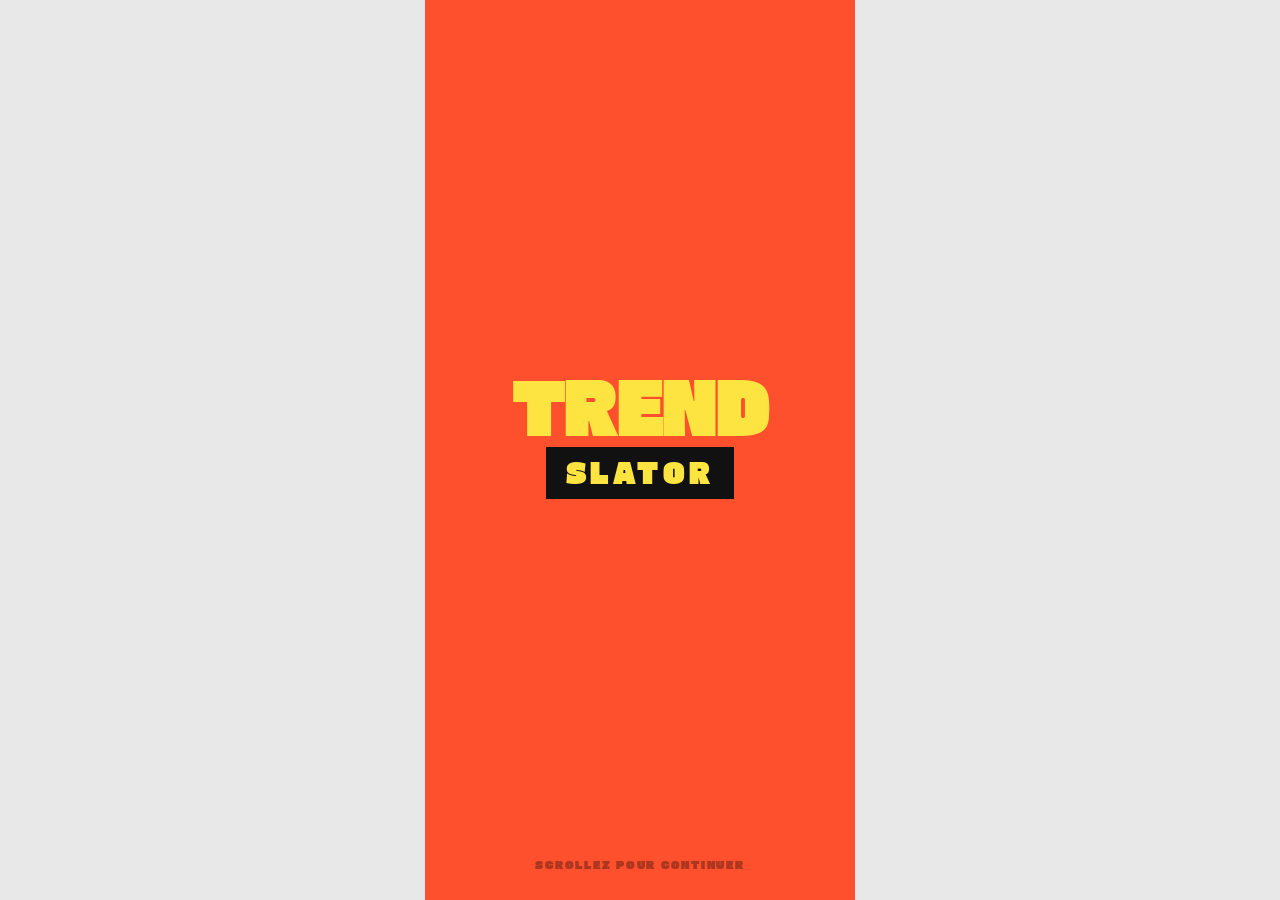
<file: index.html>
<!DOCTYPE html>
<html lang="fr">

<head>
    <script>
        (function () {
            try {
                if (!localStorage.getItem("trendslator_onboarding_v1")) {
                    window.location.replace("onboarding.html");
                }
            } catch (e) {}
        })();
    </script>
    <meta charset="UTF-8"/>
    <meta name="viewport" content="width=device-width, initial-scale=1.0, viewport-fit=cover"/>
    <meta name="theme-color" content="#fe502d"/>
    <meta name="apple-mobile-web-app-capable" content="yes"/>
    <meta name="apple-mobile-web-app-title" content="Trendslator"/>
    <meta name="apple-mobile-web-app-status-bar-style" content="default"/>
    <link rel="manifest" href="assets/img/favicon/site.webmanifest"/>
    <link rel="icon" href="assets/img/favicon/favicon.ico" sizes="any"/>
    <link rel="icon" type="image/png" sizes="32x32" href="assets/img/favicon/favicon-32x32.png"/>
    <link rel="icon" type="image/png" sizes="16x16" href="assets/img/favicon/favicon-16x16.png"/>
    <link rel="apple-touch-icon" href="assets/img/favicon/apple-touch-icon.png"/>
    <meta name="description" content="Trendslator — tendances et langage du web francophone"/>
    <meta name="author" content="Trendslator"/>

    <link rel="preconnect" href="https://fonts.googleapis.com"/>
    <link rel="preconnect" href="https://fonts.gstatic.com" crossorigin/>
    <link href="https://fonts.googleapis.com/css2?family=DM+Sans:ital,opsz,wght@0,9..40,100..1000;1,9..40,100..1000&family=Gasoek+One&display=swap" rel="stylesheet"/>

    <link rel="stylesheet" href="assets/css/custom.css"/>

    <title>Accueil — Trendslator</title>
</head>

<body>
<div class="app">
    <header class="page-head">
        <div class="page-head__title-row">
            <h1 class="page-head__title">Accueil</h1>
            <a href="a-propos.html" class="page-head__about-link" aria-label="À propos du projet Trendslator">
                <img class="page-head__about-icon" src="assets/img/icon/info_icon.svg" alt="" width="22" height="22" decoding="async"/>
            </a>
        </div>
        <div class="page-head__row">
            <span class="page-head__section-title">Top Tendance</span>
            <span class="pill pill--purple">À la une</span>
        </div>
    </header>

    <main class="content">
        <article class="featured" id="home-featured-root">
            <a class="featured__link" id="home-featured-link" href="trends.html">
                <div class="featured__media neo-shadow neo-shadow--purple">
                    <img id="home-featured-img" src="assets/img/thumbnail/skibiditentafruit.png" alt="" width="800" height="450" loading="eager"/>
                </div>
                <h2 class="featured__title" id="home-featured-title">Chargement de la tendance&hellip;</h2>
                <p class="featured__desc" id="home-featured-desc"></p>
            </a>
        </article>

        <section class="word-of-day" aria-labelledby="word-of-day-heading">
            <h2 id="word-of-day-heading" class="word-of-day__heading">
                Mot du jour <span class="word-of-day__highlight" id="word-of-day-highlight">&hellip;</span>
            </h2>
            <div class="word-of-day__card">
                <p class="word-of-day__definition" id="word-of-day-definition"></p>
            </div>
            <div class="word-of-day__actions">
                <button type="button" class="btn-brutal">Voir le Glossaire</button>
            </div>
        </section>

        <section class="tt-quiz-module">
            <div class="tt-quiz-title">Es-tu à la page ?</div>
            <div class="tt-quiz-stack">
                <div class="tt-quiz-card">
                    <div class="tt-quiz-header">
                        <div class="tt-quiz-heading">Quiz Express</div>
                    </div>

                    <div class="tt-quiz-question" id="tt-quiz-question">
                        Que signifie l'expression "C'est ciao" ?
                    </div>

                    <div class="tt-quiz-options" id="tt-quiz-options">
                        <button class="tt-quiz-btn" data-correct="false">A. C'est l'heure de manger</button>
                        <button class="tt-quiz-btn" data-correct="true">B. C'est terminé / c'est raté</button>
                        <button class="tt-quiz-btn" data-correct="false">C. C'est dommage</button>
                    </div>

                    <div class="tt-quiz-feedback" id="tt-quiz-feedback" aria-live="polite"></div>

                    <button class="tt-quiz-next" id="tt-quiz-next" type="button" hidden>Question suivante</button>
                </div>

                <div class="tt-quiz-accent"></div>
            </div>
        </section>
    </main>

    <div class="app-dock">
        <nav class="bottom-nav" aria-label="Navigation principale">
            <a href="index.html" class="bottom-nav__item bottom-nav__item--active" aria-current="page">
                <img class="bottom-nav__icon bottom-nav__icon--home" src="assets/img/icon/home_icon.svg" alt="" width="24" height="24" decoding="async"/>
                <span>Accueil</span>
            </a>
            <a href="trends.html" class="bottom-nav__item">
                <img class="bottom-nav__icon bottom-nav__icon--trends" src="assets/img/icon/card_icon.svg" alt="" width="28" height="21" decoding="async"/>
                <span>Trends</span>
            </a>
            <a href="glossaire.html" class="bottom-nav__item">
                <img class="bottom-nav__icon bottom-nav__icon--glossaire" src="assets/img/icon/glossaire_icon.svg" alt="" width="24" height="23" decoding="async"/>
                <span>Glossaire</span>
            </a>
            <a href="rechercher.html" class="bottom-nav__item">
                <img class="bottom-nav__icon bottom-nav__icon--search" src="assets/img/icon/search_icon.svg" alt="" width="22" height="22" decoding="async"/>
                <span>Rechercher</span>
            </a>
        </nav>
    </div>
</div>

<script src="assets/js/trends-data.js" defer></script>
<script src="assets/js/main.js" defer></script>
</body>

</html>
</file>
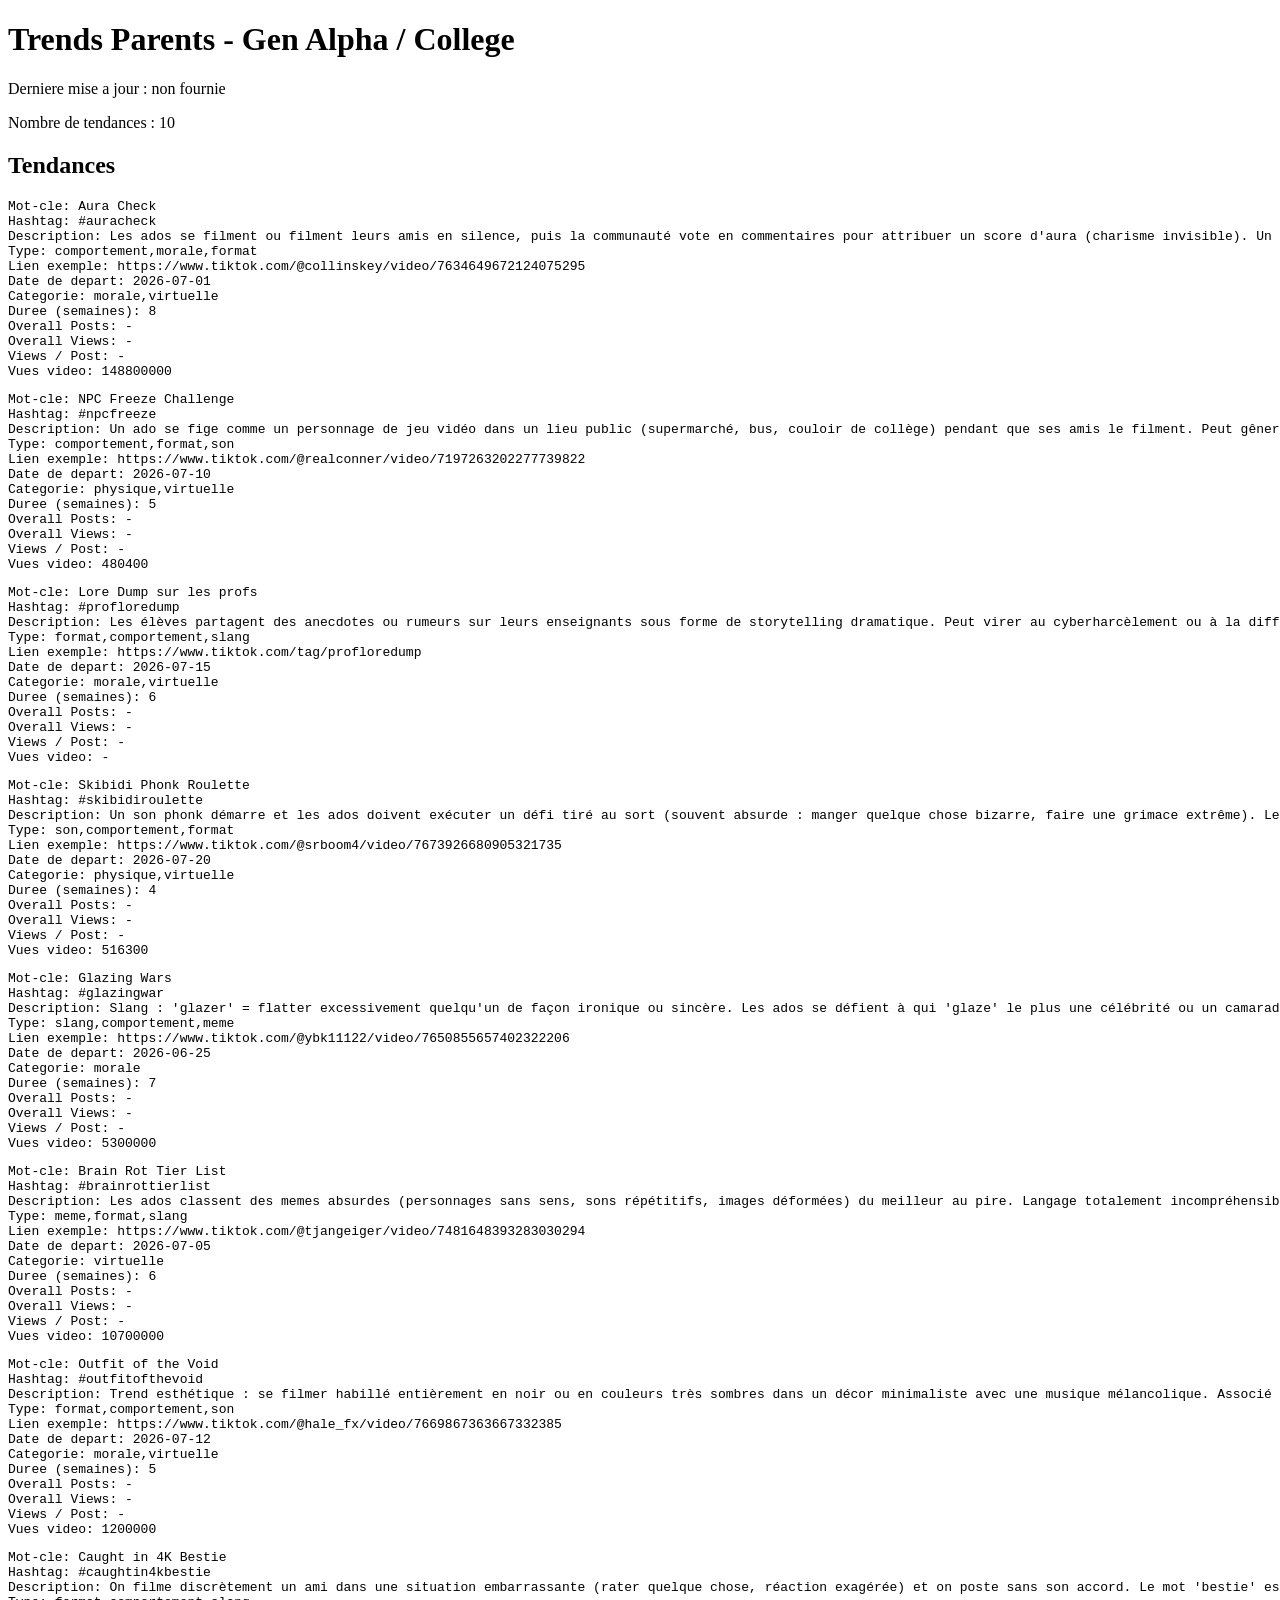
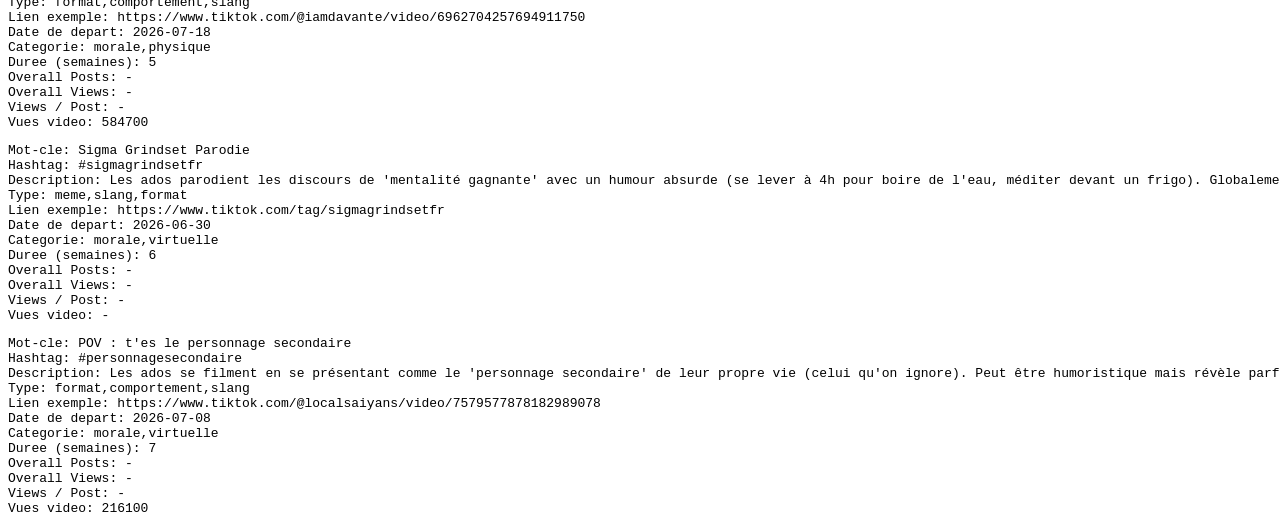
<file: trend_detector/index.html>
<!doctype html>
<html lang="fr">
  <head>
    <meta charset="UTF-8" />
    <meta name="viewport" content="width=device-width, initial-scale=1.0" />
    <title>Trends Parents - Resultat Claude</title>
  </head>
  <body>
    <main>
      <h1>Trends Parents - Gen Alpha / College</h1>
      <p id="last-update">Chargement...</p>
      <p id="meta"></p>
      <h2>Tendances</h2>
      <div id="trends-list"></div>
      <p id="error-message" hidden></p>
    </main>

    <script>
      async function loadTrends() {
        const lastUpdateEl = document.getElementById("last-update");
        const metaEl = document.getElementById("meta");
        const trendsListEl = document.getElementById("trends-list");
        const errorEl = document.getElementById("error-message");

        try {
          const response = await fetch("./data/trends.json", { cache: "no-store" });
          if (!response.ok) {
            throw new Error("Impossible de charger data/trends.json");
          }

          const data = await response.json();
          const trends = Array.isArray(data)
            ? data
            : Array.isArray(data.tendances)
              ? data.tendances
              : Array.isArray(data.trends)
                ? data.trends
              : Array.isArray(data.items)
                ? data.items
                : [];
          const lastUpdate = data.last_update || "non fournie";
          const total = trends.length;

          lastUpdateEl.textContent = "Derniere mise a jour : " + lastUpdate;
          metaEl.textContent = "Nombre de tendances : " + total;
          trendsListEl.innerHTML = "";

          if (trends.length === 0) {
            trendsListEl.textContent = "Aucune tendance detectee.";
            return;
          }

          for (const trend of trends) {
            const keyword = trend.k || trend.ti || trend.title || "Sans mot-cle";
            const hashtag = trend.hashtag || trend.m || "-";
            const desc = trend.d || "Sans explication";
            const type = trend.t || trend.ty || "-";
            const exampleLink = trend.v || trend.context || "-";
            const startDate = trend.da || "-";
            const category = trend.c || "-";
            const duration = trend.du || "-";
            const overallPosts = trend["Overall Posts"] || "-";
            const overallViews = trend["Overall Views"] || "-";
            const viewsPerPost = trend["Views / Post"] || "-";
            const videoViews = trend.video_views || "-";

            const block = document.createElement("pre");
            block.textContent =
              "Mot-cle: " + keyword + "\n" +
              "Hashtag: " + hashtag + "\n" +
              "Description: " + desc + "\n" +
              "Type: " + type + "\n" +
              "Lien exemple: " + exampleLink + "\n" +
              "Date de depart: " + startDate + "\n" +
              "Categorie: " + category + "\n" +
              "Duree (semaines): " + duration + "\n" +
              "Overall Posts: " + overallPosts + "\n" +
              "Overall Views: " + overallViews + "\n" +
              "Views / Post: " + viewsPerPost + "\n" +
              "Vues video: " + videoViews;
            trendsListEl.appendChild(block);
          }
        } catch (error) {
          lastUpdateEl.textContent = "Derniere mise a jour : indisponible";
          errorEl.hidden = false;
          errorEl.textContent = "Erreur : " + error.message;
        }
      }

      loadTrends();
    </script>
  </body>
</html>
</file>
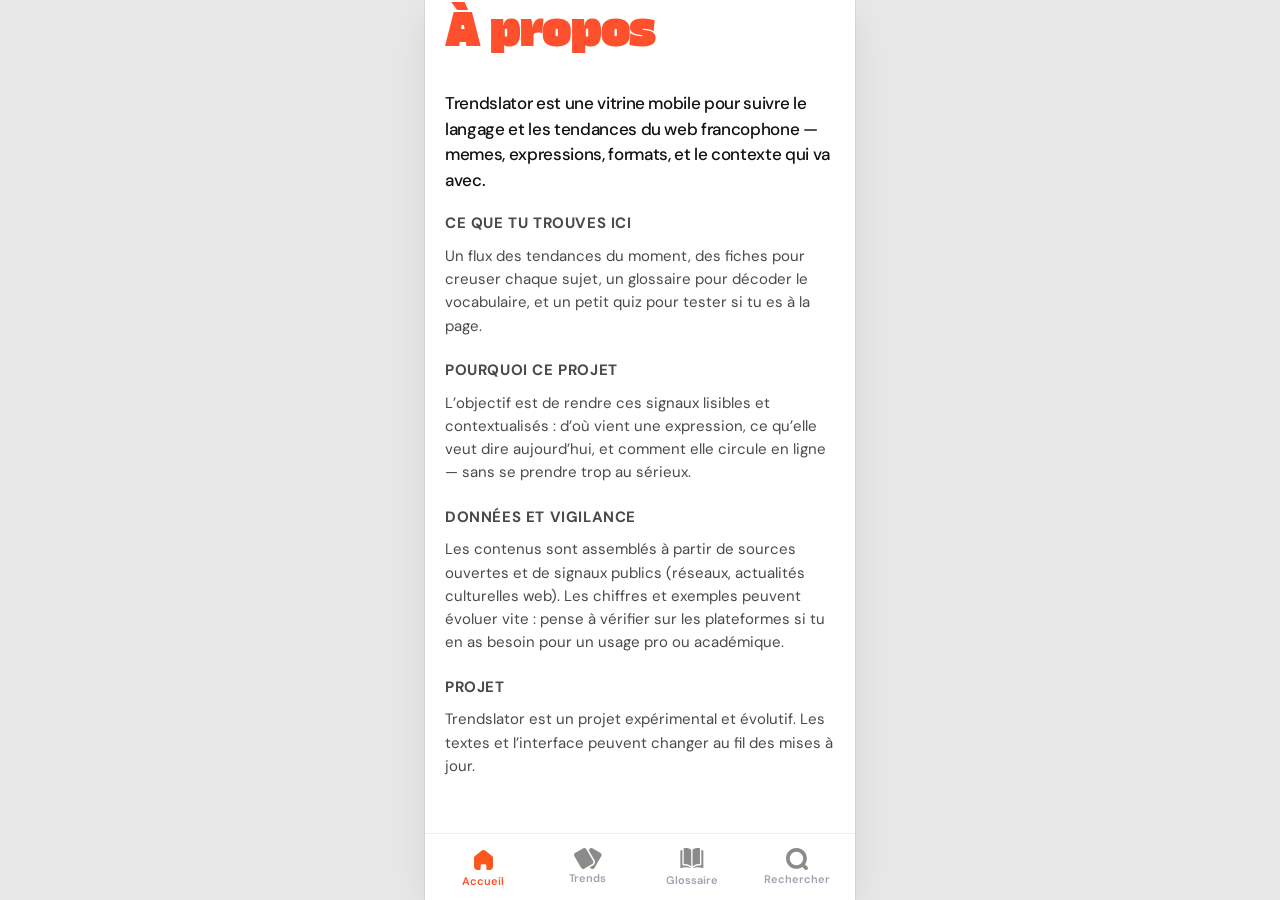
<file: a-propos.html>
<!DOCTYPE html>
<html lang="fr">

<head>
    <meta charset="UTF-8"/>
    <meta name="viewport" content="width=device-width, initial-scale=1.0, viewport-fit=cover"/>
    <meta name="theme-color" content="#fe502d"/>
    <meta name="apple-mobile-web-app-capable" content="yes"/>
    <meta name="apple-mobile-web-app-title" content="Trendslator"/>
    <meta name="apple-mobile-web-app-status-bar-style" content="default"/>
    <link rel="manifest" href="assets/img/favicon/site.webmanifest"/>
    <link rel="icon" href="assets/img/favicon/favicon.ico" sizes="any"/>
    <link rel="icon" type="image/png" sizes="32x32" href="assets/img/favicon/favicon-32x32.png"/>
    <link rel="icon" type="image/png" sizes="16x16" href="assets/img/favicon/favicon-16x16.png"/>
    <link rel="apple-touch-icon" href="assets/img/favicon/apple-touch-icon.png"/>
    <meta name="description" content="À propos — Trendslator, tendances et langage du web francophone"/>
    <meta name="author" content="Trendslator"/>

    <link rel="preconnect" href="https://fonts.googleapis.com"/>
    <link rel="preconnect" href="https://fonts.gstatic.com" crossorigin/>
    <link href="https://fonts.googleapis.com/css2?family=DM+Sans:ital,opsz,wght@0,9..40,100..1000;1,9..40,100..1000&family=Gasoek+One&display=swap" rel="stylesheet"/>

    <link rel="stylesheet" href="assets/css/custom.css"/>

    <title>À propos — Trendslator</title>
</head>

<body>
<div class="app">
    <header class="page-head">
        <h1 class="page-head__title">À propos</h1>
    </header>

    <main class="content">
        <div class="about-page">
            <p class="about-page__lead">
                Trendslator est une vitrine mobile pour suivre le langage et les tendances du web francophone — memes, expressions, formats, et le contexte qui va avec.
            </p>

            <section class="about-page__section" aria-labelledby="about-what-heading">
                <h2 id="about-what-heading">Ce que tu trouves ici</h2>
                <p>
                    Un flux des tendances du moment, des fiches pour creuser chaque sujet, un glossaire pour décoder le vocabulaire, et un petit quiz pour tester si tu es à la page.
                </p>
            </section>

            <section class="about-page__section" aria-labelledby="about-why-heading">
                <h2 id="about-why-heading">Pourquoi ce projet</h2>
                <p>
                    L’objectif est de rendre ces signaux lisibles et contextualisés : d’où vient une expression, ce qu’elle veut dire aujourd’hui, et comment elle circule en ligne — sans se prendre trop au sérieux.
                </p>
            </section>

            <section class="about-page__section" aria-labelledby="about-data-heading">
                <h2 id="about-data-heading">Données et vigilance</h2>
                <p>
                    Les contenus sont assemblés à partir de sources ouvertes et de signaux publics (réseaux, actualités culturelles web). Les chiffres et exemples peuvent évoluer vite : pense à vérifier sur les plateformes si tu en as besoin pour un usage pro ou académique.
                </p>
            </section>

            <section class="about-page__section" aria-labelledby="about-contact-heading">
                <h2 id="about-contact-heading">Projet</h2>
                <p>
                    Trendslator est un projet expérimental et évolutif. Les textes et l’interface peuvent changer au fil des mises à jour.
                </p>
            </section>
        </div>
    </main>

    <div class="app-dock">
        <nav class="bottom-nav" aria-label="Navigation principale">
            <a href="index.html" class="bottom-nav__item bottom-nav__item--active" aria-current="page">
                <img class="bottom-nav__icon bottom-nav__icon--home" src="assets/img/icon/home_icon.svg" alt="" width="24" height="24" decoding="async"/>
                <span>Accueil</span>
            </a>
            <a href="trends.html" class="bottom-nav__item">
                <img class="bottom-nav__icon bottom-nav__icon--trends" src="assets/img/icon/card_icon.svg" alt="" width="28" height="21" decoding="async"/>
                <span>Trends</span>
            </a>
            <a href="glossaire.html" class="bottom-nav__item">
                <img class="bottom-nav__icon bottom-nav__icon--glossaire" src="assets/img/icon/glossaire_icon.svg" alt="" width="24" height="23" decoding="async"/>
                <span>Glossaire</span>
            </a>
            <a href="rechercher.html" class="bottom-nav__item">
                <img class="bottom-nav__icon bottom-nav__icon--search" src="assets/img/icon/search_icon.svg" alt="" width="22" height="22" decoding="async"/>
                <span>Rechercher</span>
            </a>
        </nav>
    </div>
</div>

<script src="assets/js/trends-data.js" defer></script>
<script src="assets/js/main.js" defer></script>
</body>

</html>
</file>
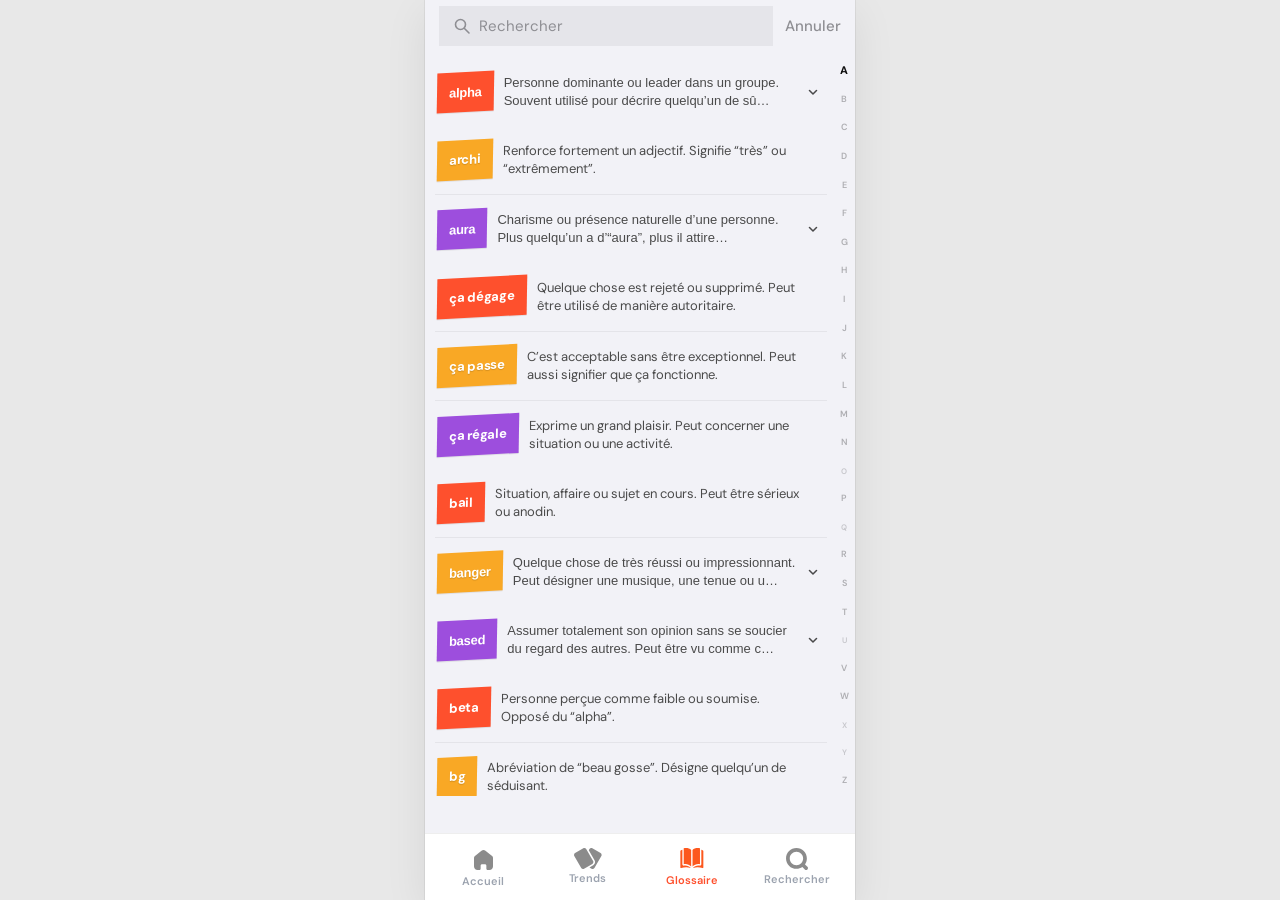
<file: glossaire.html>
<!DOCTYPE html>
<html lang="fr">

<head>
    <meta charset="UTF-8" />
    <meta name="viewport" content="width=device-width, initial-scale=1.0, viewport-fit=cover" />
    <meta name="theme-color" content="#fe502d" />
    <meta name="apple-mobile-web-app-capable" content="yes" />
    <meta name="apple-mobile-web-app-title" content="Trendslator" />
    <meta name="apple-mobile-web-app-status-bar-style" content="default" />
    <link rel="manifest" href="assets/img/favicon/site.webmanifest" />
    <link rel="icon" href="assets/img/favicon/favicon.ico" sizes="any" />
    <link rel="icon" type="image/png" sizes="32x32" href="assets/img/favicon/favicon-32x32.png" />
    <link rel="icon" type="image/png" sizes="16x16" href="assets/img/favicon/favicon-16x16.png" />
    <link rel="apple-touch-icon" href="assets/img/favicon/apple-touch-icon.png" />
    <meta name="description" content="Glossaire — Trendslator" />
    <meta name="author" content="Trendslator" />

    <link rel="preconnect" href="https://fonts.googleapis.com" />
    <link rel="preconnect" href="https://fonts.gstatic.com" crossorigin />
    <link
        href="https://fonts.googleapis.com/css2?family=DM+Sans:ital,opsz,wght@0,9..40,100..1000;1,9..40,100..1000&family=Gasoek+One&display=swap"
        rel="stylesheet" />

    <link rel="stylesheet" href="assets/css/custom.css" />

    <title>Glossaire — Trendslator</title>
</head>

<body>
    <div class="app app--glossary">
        <main class="content content--glossary">
            <div class="glossary-toolbar">
                <label class="glossary-search">
                    <span class="glossary-search__icon-wrap" aria-hidden="true">
                        <svg class="glossary-search__icon" width="18" height="18" viewBox="0 0 18 18" fill="none">
                            <circle cx="7.5" cy="7.5" r="5" stroke="currentColor" stroke-width="1.6" />
                            <path d="M11.5 11.5L16 16" stroke="currentColor" stroke-width="1.6"
                                stroke-linecap="round" />
                        </svg>
                    </span>
                    <input type="search" class="glossary-search__input" id="glossary-search-input"
                        placeholder="Rechercher" autocomplete="off" enterkeyhint="search" />
                </label>
                <button type="button" class="glossary-cancel" id="glossary-search-cancel">Annuler</button>
            </div>

            <div class="glossary-main">
                <div class="glossary-scroll" id="glossary-scroll">
                    <p class="trends-loading" id="glossary-loading">Chargement du glossaire&hellip;</p>
                </div>

                <nav class="glossary-index" id="glossary-index" aria-label="Index alphabétique"
                    title="Glisser pour parcourir les lettres">
                    <span class="glossary-index__letter glossary-index__letter--inactive" data-letter="A">A</span>
                    <span class="glossary-index__letter glossary-index__letter--inactive" data-letter="B">B</span>
                    <a href="#glossary-letter-C" class="glossary-index__link glossary-index__link--active"
                        data-letter="C">C</a>
                    <a href="#glossary-letter-D" class="glossary-index__link" data-letter="D">D</a>
                    <span class="glossary-index__letter glossary-index__letter--inactive" data-letter="E">E</span>
                    <span class="glossary-index__letter glossary-index__letter--inactive" data-letter="F">F</span>
                    <span class="glossary-index__letter glossary-index__letter--inactive" data-letter="G">G</span>
                    <span class="glossary-index__letter glossary-index__letter--inactive" data-letter="H">H</span>
                    <span class="glossary-index__letter glossary-index__letter--inactive" data-letter="I">I</span>
                    <span class="glossary-index__letter glossary-index__letter--inactive" data-letter="J">J</span>
                    <span class="glossary-index__letter glossary-index__letter--inactive" data-letter="K">K</span>
                    <span class="glossary-index__letter glossary-index__letter--inactive" data-letter="L">L</span>
                    <span class="glossary-index__letter glossary-index__letter--inactive" data-letter="M">M</span>
                    <span class="glossary-index__letter glossary-index__letter--inactive" data-letter="N">N</span>
                    <span class="glossary-index__letter glossary-index__letter--inactive" data-letter="O">O</span>
                    <span class="glossary-index__letter glossary-index__letter--inactive" data-letter="P">P</span>
                    <span class="glossary-index__letter glossary-index__letter--inactive" data-letter="Q">Q</span>
                    <span class="glossary-index__letter glossary-index__letter--inactive" data-letter="R">R</span>
                    <span class="glossary-index__letter glossary-index__letter--inactive" data-letter="S">S</span>
                    <span class="glossary-index__letter glossary-index__letter--inactive" data-letter="T">T</span>
                    <span class="glossary-index__letter glossary-index__letter--inactive" data-letter="U">U</span>
                    <span class="glossary-index__letter glossary-index__letter--inactive" data-letter="V">V</span>
                    <span class="glossary-index__letter glossary-index__letter--inactive" data-letter="W">W</span>
                    <span class="glossary-index__letter glossary-index__letter--inactive" data-letter="X">X</span>
                    <span class="glossary-index__letter glossary-index__letter--inactive" data-letter="Y">Y</span>
                    <span class="glossary-index__letter glossary-index__letter--inactive" data-letter="Z">Z</span>
                </nav>
            </div>
        </main>

        <div class="app-dock">
            <nav class="bottom-nav" aria-label="Navigation principale">
                <a href="index.html" class="bottom-nav__item">
                    <img class="bottom-nav__icon bottom-nav__icon--home" src="assets/img/icon/home_icon.svg" alt=""
                        width="24" height="24" decoding="async" />
                    <span>Accueil</span>
                </a>
                <a href="trends.html" class="bottom-nav__item">
                    <img class="bottom-nav__icon bottom-nav__icon--trends" src="assets/img/icon/card_icon.svg" alt=""
                        width="28" height="21" decoding="async" />
                    <span>Trends</span>
                </a>
                <a href="glossaire.html" class="bottom-nav__item bottom-nav__item--active" aria-current="page">
                    <img class="bottom-nav__icon bottom-nav__icon--glossaire" src="assets/img/icon/glossaire_icon.svg"
                        alt="" width="24" height="23" decoding="async" />
                    <span>Glossaire</span>
                </a>
                <a href="rechercher.html" class="bottom-nav__item">
                    <img class="bottom-nav__icon bottom-nav__icon--search" src="assets/img/icon/search_icon.svg" alt=""
                        width="22" height="22" decoding="async" />
                    <span>Rechercher</span>
                </a>
            </nav>
        </div>
    </div>

    <script src="assets/js/trends-data.js" defer></script>
    <script src="assets/js/main.js" defer></script>
</body>

</html>
</file>
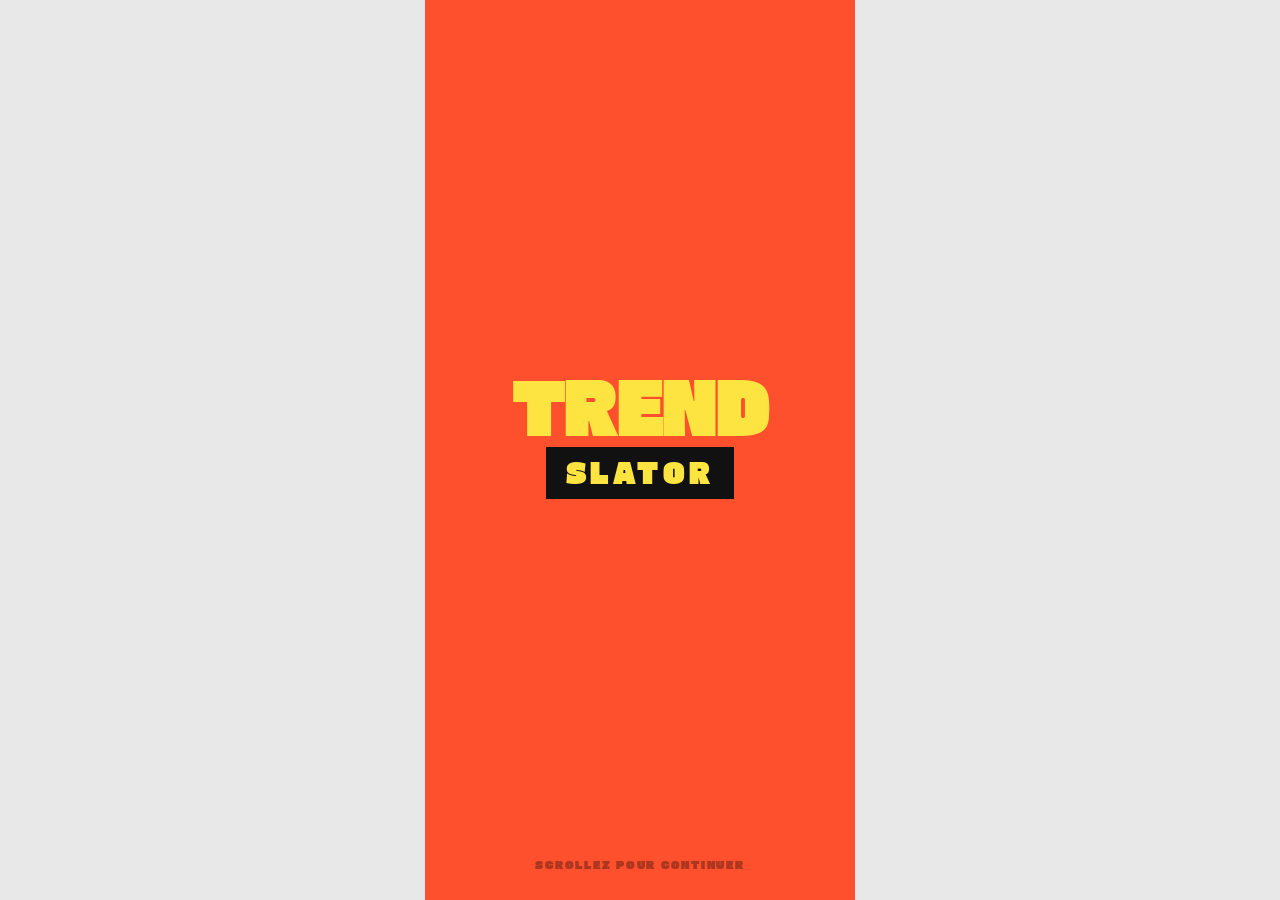
<file: onboarding.html>
<!DOCTYPE html>
<html lang="fr">
<head>
  <script>
    (function () {
      try {
        if (localStorage.getItem("trendslator_onboarding_v1")) {
          window.location.replace("index.html");
        }
      } catch (e) {}
    })();
  </script>
  <meta charset="UTF-8"/>
  <meta name="viewport" content="width=device-width, initial-scale=1.0, viewport-fit=cover"/>
  <meta name="theme-color" content="#fe502d"/>
  <meta name="apple-mobile-web-app-capable" content="yes"/>
  <meta name="apple-mobile-web-app-status-bar-style" content="default"/>
  <link rel="manifest" href="assets/img/favicon/site.webmanifest"/>
  <link rel="icon" href="assets/img/favicon/favicon.ico" sizes="any"/>
  <link rel="apple-touch-icon" href="assets/img/favicon/apple-touch-icon.png"/>
  <link rel="preconnect" href="https://fonts.googleapis.com"/>
  <link rel="preconnect" href="https://fonts.gstatic.com" crossorigin/>
  <link href="https://fonts.googleapis.com/css2?family=DM+Sans:ital,opsz,wght@0,9..40,100..1000;1,9..40,100..1000&family=Gasoek+One&display=swap" rel="stylesheet"/>
  <title>Trendslator</title>
  <style>
    :root {
      --orange: #fe502d;
      --yellow: #fee440;
      --purple: #9d4edd;
      --black: #111111;
      --white: #ffffff;
      --radius-card: 0;
    }

    *, *::before, *::after {
      box-sizing: border-box;
      margin: 0;
      padding: 0;
    }

    html, body {
      height: 100%;
      overflow: hidden;
      -webkit-tap-highlight-color: transparent;
    }

    body {
      font-family: "DM Sans", -apple-system, sans-serif;
      background: #e8e8e8;
    }

    /* ─── WRAPPER ──────────────────────────────── */
    .app {
      max-width: 430px;
      height: 100dvh;
      margin: 0 auto;
      background: var(--orange);
      position: relative;
      overflow: hidden;
    }

    /* ─── SPLASH ───────────────────────────────── */
    .splash {
      position: absolute;
      inset: 0;
      background: var(--orange);
      display: flex;
      flex-direction: column;
      align-items: center;
      padding-top: calc(env(safe-area-inset-top, 0px) + 12px);
      z-index: 20;
      transition: transform 0.55s cubic-bezier(0.4, 0, 0.2, 1),
                  opacity   0.55s ease;
      cursor: pointer;
      user-select: none;
    }

    .splash.exit {
      transform: translateY(-105%);
      opacity: 0;
      pointer-events: none;
    }

    .splash__logo {
      flex: 1;
      display: flex;
      flex-direction: column;
      align-items: center;
      justify-content: center;
      gap: 6px;
    }

    .logo-trend {
      font-family: "Gasoek One", sans-serif;
      font-size: 72px;
      line-height: 1;
      color: var(--yellow);
      letter-spacing: -0.02em;
    }

    .logo-slator-wrap {
      background: var(--black);
      padding: 5px 20px 7px;
    }

    .logo-slator {
      font-family: "Gasoek One", sans-serif;
      font-size: 27.8px;
      letter-spacing: 0.15em;
      color: var(--yellow);
    }

    .splash__hint {
      font-family: "Gasoek One", sans-serif;
      font-size: 11px;
      letter-spacing: 0.16em;
      color: rgba(0, 0, 0, 0.32);
      margin-bottom: 28px;
    }

    /* Cards preview stack at bottom of splash */
    .splash__preview {
      width: 100%;
      position: relative;
      height: 200px;
      flex-shrink: 0;
    }

    .preview-card {
      position: absolute;
      left: 20px;
      right: 20px;
      border-radius: 0;
    }

    .preview-card--1 { background: var(--black);  height: 200px; bottom: 0;    z-index: 3; }
    .preview-card--2 { background: var(--yellow); height: 180px; bottom: -20px; z-index: 2; }
    .preview-card--3 { background: var(--purple); height: 160px; bottom: -40px; z-index: 1; }

    /* ─── ONBOARDING ───────────────────────────── */
    .onboarding {
      position: absolute;
      inset: 0;
      display: flex;
      flex-direction: column;
      padding-top: calc(env(safe-area-inset-top, 0px) + 24px);
      padding-bottom: calc(env(safe-area-inset-bottom, 0px) + 24px);
      opacity: 0;
      pointer-events: none;
      transition: opacity 0.4s ease 0.1s;
    }

    .onboarding.visible {
      opacity: 1;
      pointer-events: auto;
    }

    /* Cards area — takes all space between top padding and passer btn */
    .cards-area {
      flex: 1;
      position: relative;
      margin: 0 20px;
      min-height: 0;
      padding-bottom: 14px;
    }

    /* ─── CARDS ────────────────────────────────── */
    .ocard {
      position: absolute;
      inset: 0;
      border-radius: var(--radius-card);
      display: flex;
      flex-direction: column;
      overflow: hidden;
      transition: transform 0.45s cubic-bezier(0.4, 0, 0.2, 1),
                  opacity   0.45s ease;
      will-change: transform;
      cursor: pointer;
    }

    /* ── Stack depths */
    .ocard[data-pos="0"] { transform: translateY(0)    scale(1);     z-index: 3; }
    .ocard[data-pos="1"] { transform: translateY(18px) scale(0.958); z-index: 2; }
    .ocard[data-pos="2"] { transform: translateY(36px) scale(0.916); z-index: 1; }
    .ocard[data-pos="out"] {
      transform: translateX(-115%) rotate(-7deg);
      opacity: 0;
      z-index: 0;
      pointer-events: none;
    }

    /* ── Card colours */
    .ocard--black  { background: var(--black);  }
    .ocard--yellow { background: var(--yellow); }
    .ocard--purple { background: var(--purple); }

    /* ─── CARD INNER (left-aligned, top-anchored) ── */
    .ocard__inner {
      flex: 1;
      padding: 28px 24px 26px;
      display: flex;
      flex-direction: column;
      align-items: flex-start;
      text-align: left;
      gap: 8px;
      min-height: 0;
    }

    .ocard__progress {
      width: 100%;
      height: 8px;
      border-radius: 999px;
      overflow: hidden;
      margin-bottom: 10px;
    }

    @media (min-width: 900px) {
      .ocard__progress {
        width: calc(100% + 24px);
        margin-right: -24px;
      }
    }

    .ocard__progress-fill {
      display: block;
      height: 100%;
      width: var(--progress, 0%);
      border-radius: inherit;
    }

    .ocard--black .ocard__progress { background: rgba(255,255,255,0.2); }
    .ocard--black .ocard__progress-fill { background: var(--yellow); }
    .ocard--yellow .ocard__progress { background: rgba(0,0,0,0.15); }
    .ocard--yellow .ocard__progress-fill { background: var(--black); }
    .ocard--purple .ocard__progress { background: rgba(255,255,255,0.22); }
    .ocard--purple .ocard__progress-fill { background: var(--yellow); }

    /* ── Step label */
    .ocard__step {
      font-family: "Gasoek One", sans-serif;
      font-size: 14px;
      letter-spacing: 0.08em;
      margin-bottom: 4px;
      opacity: 0.75;
    }

    .ocard--black  .ocard__step { color: var(--yellow); }
    .ocard--yellow .ocard__step { color: var(--black);  }
    .ocard--purple .ocard__step { color: var(--yellow); }

    /* ── Main title — 27.8px Gasoek One */
    .ocard__title {
      font-family: "Gasoek One", sans-serif;
      font-size: 28px;
      font-weight: 400;
      line-height: 1.05;
      letter-spacing: -0.01em;
      margin-bottom: 2px;
    }

    .ocard--black  .ocard__title { color: var(--yellow); }
    .ocard--yellow .ocard__title { color: var(--black);  }
    .ocard--purple .ocard__title { color: var(--yellow); }

    /* Highlight inside title */
    .ocard__title mark {
      background: var(--purple);
      color: var(--yellow);
      padding: 1px 7px 3px;
      border-radius: 3px;
      font-style: normal;
    }

    .ocard--yellow .ocard__title mark {
      background: var(--orange);
      color: var(--white);
    }

    /* ── Subtitle */
    .ocard__sub {
      font-family: "DM Sans", -apple-system, sans-serif;
      font-size: 12px;
      font-weight: 700;
      text-transform: uppercase;
      letter-spacing: 0.08em;
      line-height: 1.35;
      margin-bottom: 8px;
    }

    .ocard--black  .ocard__sub { color: #ffffff; }
    .ocard--yellow .ocard__sub { color: rgba(0,0,0,0.50);       }
    .ocard--purple .ocard__sub { color: rgba(255,255,255,0.6);  }

    /* ── Body text */
    .ocard__body {
      font-family: "DM Sans", -apple-system, sans-serif;
      font-size: 15px;
      line-height: 1.6;
      font-weight: 400;
      flex: 0 0 auto;
      margin-bottom: 2px;
      margin-top: 20px;
    }

    .ocard[data-idx="0"] .ocard__title {
      line-height: 1.1;
      margin-bottom: 4px;
    }

    .ocard[data-idx="0"] .ocard__body {
      font-size: 17px;
      line-height: 1.5;
      font-weight: 400;
    }

    .ocard[data-idx="0"] .ocard__step {
      color: var(--yellow);
      opacity: 1;
    }

    .ocard--black  .ocard__body { color: #ffffff; }
    .ocard--yellow .ocard__body { color: rgba(0,0,0,0.68);       }
    .ocard--purple .ocard__body { color: rgba(255,255,255,0.80); }

    .ocard__foot {
      width: 100%;
      margin-top: auto;
      padding-top: 20px;
      display: flex;
      flex-direction: column;
      gap: 14px;
    }

    .ocard__divider {
      width: 100%;
      height: 1px;
    }

    .ocard--black .ocard__divider,
    .ocard--purple .ocard__divider {
      background: rgba(255,255,255,0.16);
    }

    .ocard--yellow .ocard__divider {
      background: rgba(0,0,0,0.12);
    }

    .ocard__meta {
      display: grid;
      grid-template-columns: repeat(2, minmax(0, 1fr));
      gap: 14px;
      width: 100%;
    }

    .ocard__meta-item {
      display: flex;
      flex-direction: column;
      gap: 5px;
      min-width: 0;
    }

    .ocard__meta-label {
      font-family: "DM Sans", -apple-system, sans-serif;
      font-size: 11px;
      font-weight: 700;
      letter-spacing: 0.08em;
      text-transform: uppercase;
      opacity: 0.65;
    }

    .ocard__meta-value {
      font-family: "DM Sans", -apple-system, sans-serif;
      font-size: 14px;
      line-height: 1.35;
      font-weight: 400;
    }

    .ocard--black .ocard__meta-label,
    .ocard--purple .ocard__meta-label {
      color: rgba(255,255,255,0.68);
    }

    .ocard--black .ocard__meta-value,
    .ocard--purple .ocard__meta-value {
      color: #ffffff;
    }

    .ocard--yellow .ocard__meta-label {
      color: rgba(0,0,0,0.5);
    }

    .ocard--yellow .ocard__meta-value {
      color: rgba(0,0,0,0.82);
    }

    /* ─── MOT DU JOUR (purple card) ───────────── */
    .mot-du-jour {
      width: 100%;
      display: flex;
      flex-direction: column;
      gap: 12px;
      margin-top: 6px;
    }

    .mot-search {
      width: calc(100% + 16px);
      margin-right: -16px;
      min-height: 44px;
      border-radius: 999px;
      border: 2px solid var(--black);
      background: var(--white);
      display: flex;
      align-items: center;
      padding: 0 14px;
      box-shadow: 3px 3px 0 var(--black);
      margin-bottom: 2px;
    }

    .mot-search span {
      font-family: "DM Sans", -apple-system, sans-serif;
      font-size: 14px;
      color: rgba(0,0,0,0.55);
      font-weight: 500;
    }

    .mot-du-jour__label-row {
      display: flex;
      align-items: center;
      gap: 10px;
    }

    .mot-du-jour__label {
      font-family: "DM Sans", sans-serif;
      font-size: 12px;
      font-weight: 700;
      color: rgba(255,255,255,0.75);
      letter-spacing: 0.08em;
      text-transform: uppercase;
    }

    .mot-du-jour__word {
      font-family: "DM Sans", sans-serif;
      font-size: 12px;
      font-weight: 800;
      font-style: italic;
      background: var(--yellow);
      color: var(--black);
      padding: 3px 10px;
      border-radius: 4px;
    }

    .mot-du-jour__def {
      background: var(--white);
      border-radius: 10px;
      padding: 14px 16px;
      border: 2px solid var(--black);
      box-shadow: 3px 3px 0 var(--black);
    }

    .mot-du-jour__def p {
      font-family: "DM Sans", -apple-system, sans-serif;
      font-size: 14px;
      line-height: 1.55;
      font-weight: 400;
      color: var(--black);
      font-style: normal;
    }

    /* ─── PASSER BUTTON ────────────────────────── */
    .btn-passer {
      display: block;
      flex-shrink: 0;
      margin: 18px 20px 0;
      padding: 17px 20px;
      background: var(--yellow);
      border: none;
      border-radius: 0;
      font-family: "Gasoek One", sans-serif;
      font-size: 18px;
      letter-spacing: 0.06em;
      color: var(--black);
      text-align: center;
      cursor: pointer;
      text-decoration: none;
      transition: opacity 0.15s ease, transform 0.15s ease;
      -webkit-tap-highlight-color: transparent;
    }

    .btn-passer:active {
      opacity: 0.85;
      transform: scale(0.98);
    }
  </style>
</head>
<body>
<div class="app">

  <!-- ── SPLASH ─────────────────────────────────── -->
  <div class="splash" id="splash">
    <div class="splash__logo">
      <span class="logo-trend">TREND</span>
      <div class="logo-slator-wrap">
        <span class="logo-slator">SLATOR</span>
      </div>
    </div>

    <p class="splash__hint">SCROLLEZ POUR CONTINUER</p>

  </div>

  <!-- ── ONBOARDING ─────────────────────────────── -->
  <div class="onboarding" id="onboarding">

    <div class="cards-area" id="cards-area">

      <!-- ── CARD 1 — black ── -->
      <div class="ocard ocard--black" data-pos="0" data-idx="0">
        <div class="ocard__inner">
          <div class="ocard__progress" aria-hidden="true">
            <span class="ocard__progress-fill" style="--progress:33.333%"></span>
          </div>
          <span class="ocard__step">1 / 3</span>
          <h2 class="ocard__title">
            BIENVENUE<br>
            DANS<br>
            <mark>TRENDSLATOR</mark>
          </h2>
          <p class="ocard__body">
            L’APPLICATION QUI COMPILE LES TRENDS, POUR MIEUX LES COMPRENDRE
          </p>
        </div>
      </div>

      <!-- ── CARD 2 — yellow ── -->
      <div class="ocard ocard--yellow" data-pos="1" data-idx="1">
        <div class="ocard__inner">
          <div class="ocard__progress" aria-hidden="true">
            <span class="ocard__progress-fill" style="--progress:66.666%"></span>
          </div>
          <span class="ocard__step">2 / 3</span>
          <h2 class="ocard__title">
            DÉCOUVREZ<br>
            DES <mark>TRENDS</mark>
          </h2>
          <p class="ocard__body">
            ON VOUS DÉCRYPTE LES TENDANCES, ET ON EXPOSE LEURS STATISTIQUES
          </p>
        </div>
      </div>

      <!-- ── CARD 3 — purple ── -->
      <div class="ocard ocard--purple" data-pos="2" data-idx="2">
        <div class="ocard__inner">
          <div class="ocard__progress" aria-hidden="true">
            <span class="ocard__progress-fill" style="--progress:100%"></span>
          </div>
          <span class="ocard__step">3 / 3</span>
          <h2 class="ocard__title">
            RECHERCHEZ<br>
            DES MOTS
          </h2>
          <p class="ocard__sub">COMPRENEZ LE LANGAGE DE LA GEN-Z</p>

          <div class="mot-du-jour">
            <div class="mot-du-jour__label-row">
              <span class="mot-du-jour__label">Mot du jour</span>
              <span class="mot-du-jour__word">"Goumin"</span>
            </div>
            <div class="mot-du-jour__def">
              <p>Ce terme est utilisé pour définir les chagrins d'amour. Ce mot provient d'une langue ivorienne appelée le Nouchi.</p>
            </div>
          </div>
        </div>
      </div>

    </div><!-- /cards-area -->

    <!-- PASSER -->
    <a class="btn-passer" id="btn-passer" href="index.html">PASSER</a>

  </div><!-- /onboarding -->

</div><!-- /app -->

<script>
  (() => {
    const STORAGE_KEY = 'trendslator_onboarding_v1';
    const splash     = document.getElementById('splash');
    const onboarding = document.getElementById('onboarding');
    const cardsArea  = document.getElementById('cards-area');
    const btnPasser  = document.getElementById('btn-passer');
    const cards      = [...document.querySelectorAll('.ocard')];
    const TOTAL      = cards.length;
    let current      = 0;
    let animating    = false;
    let canAdvance   = false;

    function finishOnboarding() {
      try {
        localStorage.setItem(STORAGE_KEY, '1');
      } catch (e) {}
      window.location.href = 'index.html';
    }

    /* ── Splash → Onboarding */
    function startOnboarding() {
      splash.classList.add('exit');
      onboarding.classList.add('visible');
      setTimeout(() => { canAdvance = true; }, 420);
    }

    splash.addEventListener('click',    startOnboarding, { once: true });
    splash.addEventListener('touchend', startOnboarding, { once: true, passive: true });

    /* ── Advance cards */
    function next() {
      if (animating || !canAdvance) return;

      animating = true;

      if (current < TOTAL) {
        cards[current].dataset.pos = 'out';
        current++;

        for (let i = current; i < TOTAL; i++) {
          cards[i].dataset.pos = String(Math.min(i - current, 2));
        }
      }

      if (current >= TOTAL) {
        finishOnboarding();
        return;
      }

      if (current === TOTAL - 1) {
        btnPasser.textContent = "C'EST PARTI !";
      }

      setTimeout(() => { animating = false; }, 450);
    }

    /* ── Tap card */
    cardsArea.addEventListener('click', next);

    /* ── Swipe left */
    let tx = 0;
    cardsArea.addEventListener('touchstart', e => { tx = e.touches[0].clientX; }, { passive: true });
    cardsArea.addEventListener('touchend',   e => { if (e.changedTouches[0].clientX - tx < -40) next(); }, { passive: true });

    /* ── PASSER / C'EST PARTI ! */
    btnPasser.addEventListener('click', (e) => {
      e.preventDefault();
      finishOnboarding();
    });

  })();
</script>
</body>
</html>
</file>
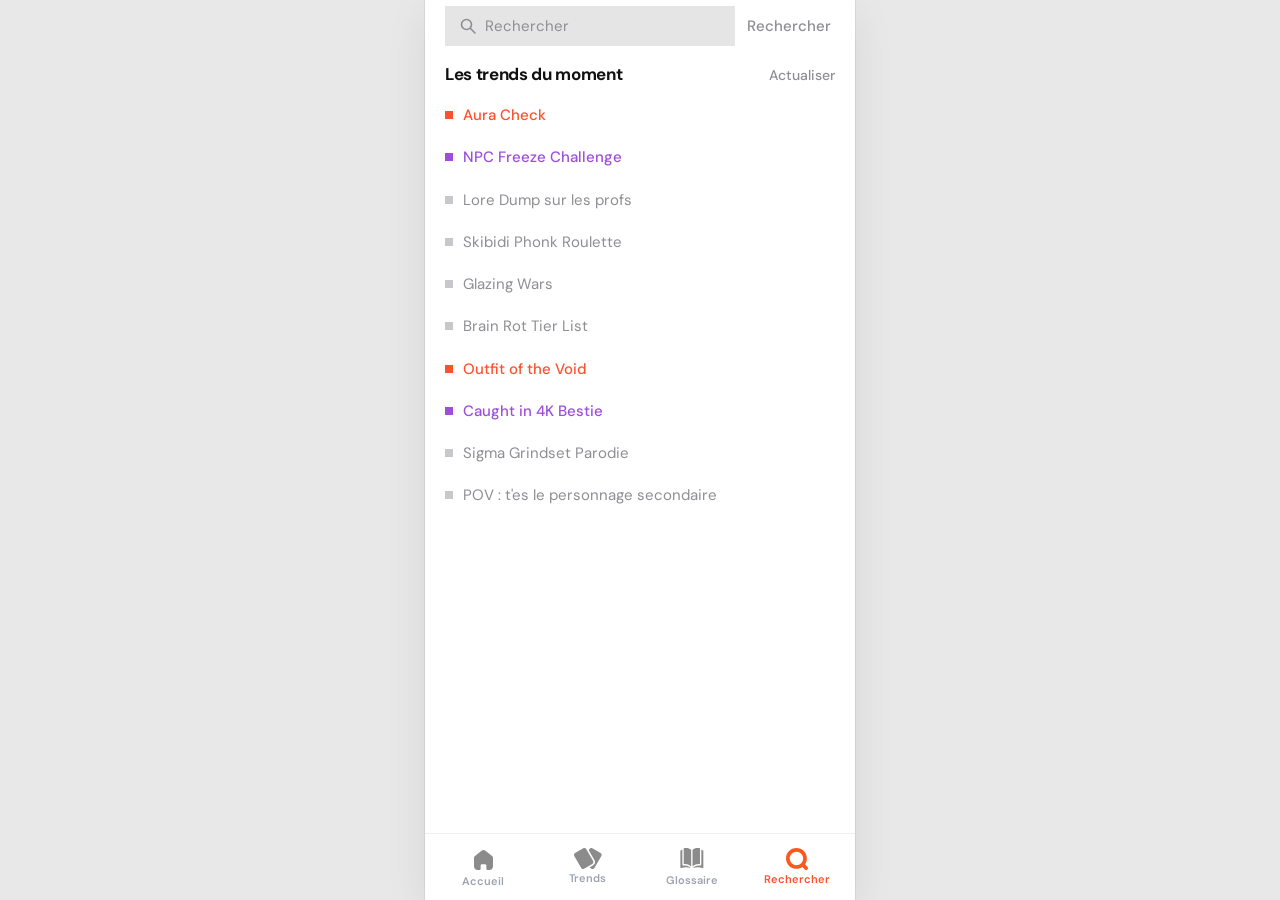
<file: rechercher.html>
<!DOCTYPE html>
<html lang="fr">

<head>
    <meta charset="UTF-8"/>
    <meta name="viewport" content="width=device-width, initial-scale=1.0, viewport-fit=cover"/>
    <meta name="theme-color" content="#fe502d"/>
    <meta name="apple-mobile-web-app-capable" content="yes"/>
    <meta name="apple-mobile-web-app-title" content="Trendslator"/>
    <meta name="apple-mobile-web-app-status-bar-style" content="default"/>
    <link rel="manifest" href="assets/img/favicon/site.webmanifest"/>
    <link rel="icon" href="assets/img/favicon/favicon.ico" sizes="any"/>
    <link rel="icon" type="image/png" sizes="32x32" href="assets/img/favicon/favicon-32x32.png"/>
    <link rel="icon" type="image/png" sizes="16x16" href="assets/img/favicon/favicon-16x16.png"/>
    <link rel="apple-touch-icon" href="assets/img/favicon/apple-touch-icon.png"/>
    <meta name="description" content="Rechercher — Trendslator"/>
    <meta name="author" content="Trendslator"/>

    <link rel="preconnect" href="https://fonts.googleapis.com"/>
    <link rel="preconnect" href="https://fonts.gstatic.com" crossorigin/>
    <link href="https://fonts.googleapis.com/css2?family=DM+Sans:ital,opsz,wght@0,9..40,100..1000;1,9..40,100..1000&family=Gasoek+One&display=swap" rel="stylesheet"/>

    <link rel="stylesheet" href="assets/css/custom.css"/>

    <title>Rechercher — Trendslator</title>
</head>

<body>
<div class="app app--search">
    <main class="content content--search">
        <div class="search-toolbar">
            <label class="glossary-search search-toolbar__field">
                <span class="glossary-search__icon-wrap" aria-hidden="true">
                    <svg class="glossary-search__icon" width="18" height="18" viewBox="0 0 18 18" fill="none">
                        <circle cx="7.5" cy="7.5" r="5" stroke="currentColor" stroke-width="1.6"/>
                        <path d="M11.5 11.5L16 16" stroke="currentColor" stroke-width="1.6" stroke-linecap="round"/>
                    </svg>
                </span>
                <input type="search" class="glossary-search__input" id="search-page-input" placeholder="Rechercher" autocomplete="off" enterkeyhint="search"/>
            </label>
            <button type="button" class="glossary-cancel" id="search-page-submit">Rechercher</button>
        </div>

        <div class="search-body" id="search-default-view">
            <section class="search-block" aria-labelledby="search-trends-heading">
                <div class="search-block__head">
                    <h2 id="search-trends-heading" class="search-block__title">Les trends du moment</h2>
                    <button type="button" class="search-block__action" id="search-refresh-btn">Actualiser</button>
                </div>
                <ul class="search-list" id="search-trends-list"></ul>
            </section>
        </div>

        <div id="search-results-view" hidden>
            <div id="search-global-results"></div>
        </div>
    </main>

    <div class="app-dock">
        <nav class="bottom-nav" aria-label="Navigation principale">
            <a href="index.html" class="bottom-nav__item">
                <img class="bottom-nav__icon bottom-nav__icon--home" src="assets/img/icon/home_icon.svg" alt="" width="24" height="24" decoding="async"/>
                <span>Accueil</span>
            </a>
            <a href="trends.html" class="bottom-nav__item">
                <img class="bottom-nav__icon bottom-nav__icon--trends" src="assets/img/icon/card_icon.svg" alt="" width="28" height="21" decoding="async"/>
                <span>Trends</span>
            </a>
            <a href="glossaire.html" class="bottom-nav__item">
                <img class="bottom-nav__icon bottom-nav__icon--glossaire" src="assets/img/icon/glossaire_icon.svg" alt="" width="24" height="23" decoding="async"/>
                <span>Glossaire</span>
            </a>
            <a href="rechercher.html" class="bottom-nav__item bottom-nav__item--active" aria-current="page">
                <img class="bottom-nav__icon bottom-nav__icon--search" src="assets/img/icon/search_icon.svg" alt="" width="22" height="22" decoding="async"/>
                <span>Rechercher</span>
            </a>
        </nav>
    </div>
</div>

<script src="assets/js/trends-data.js" defer></script>
<script src="assets/js/main.js" defer></script>
</body>

</html>
</file>
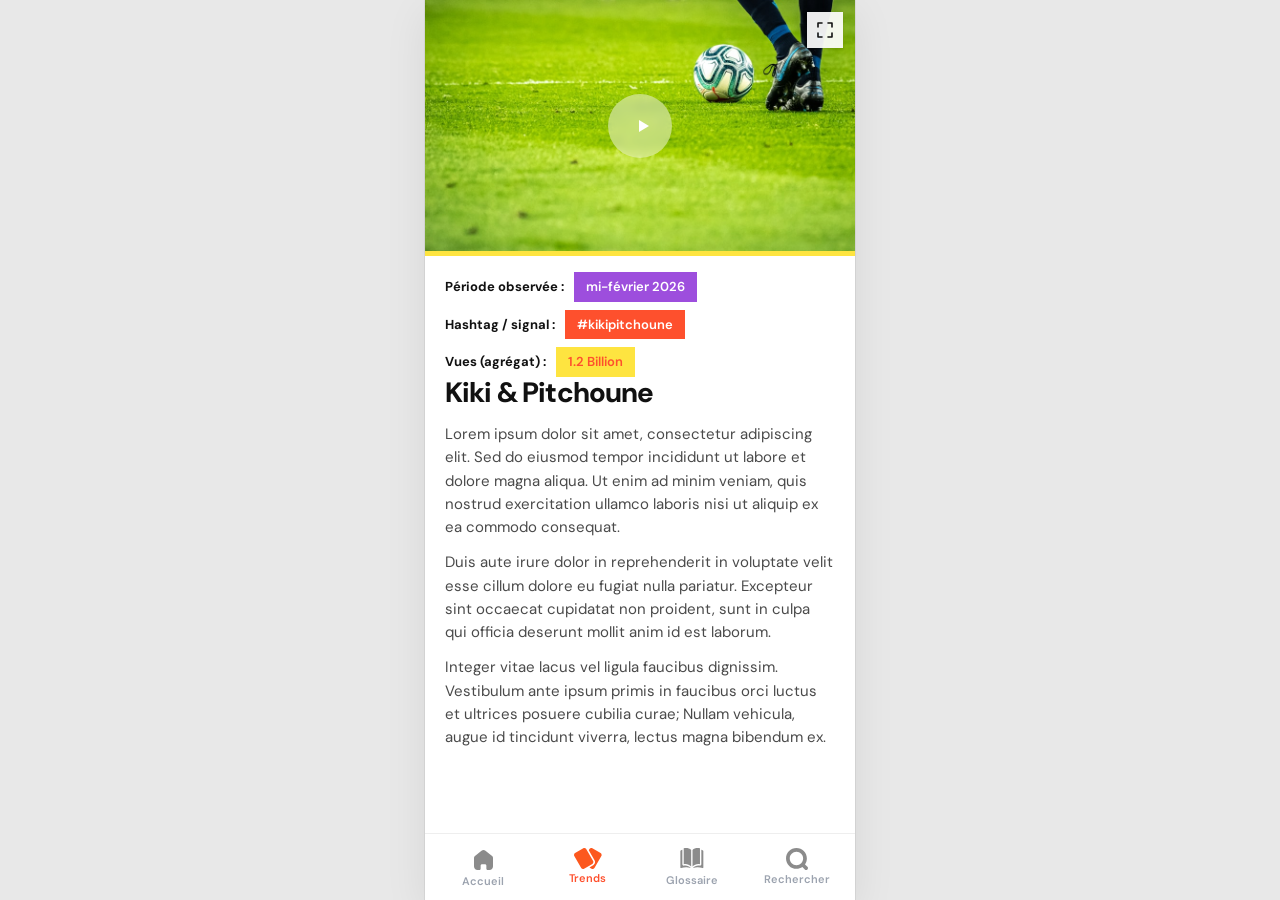
<file: trend-kiki-pitchoune.html>
<!DOCTYPE html>
<html lang="fr">

<head>
    <meta charset="UTF-8"/>
    <meta name="viewport" content="width=device-width, initial-scale=1.0, viewport-fit=cover"/>
    <meta name="theme-color" content="#fe502d"/>
    <meta name="apple-mobile-web-app-capable" content="yes"/>
    <meta name="apple-mobile-web-app-title" content="Trendslator"/>
    <meta name="apple-mobile-web-app-status-bar-style" content="default"/>
    <link rel="manifest" href="assets/img/favicon/site.webmanifest"/>
    <link rel="icon" href="assets/img/favicon/favicon.ico" sizes="any"/>
    <link rel="icon" type="image/png" sizes="32x32" href="assets/img/favicon/favicon-32x32.png"/>
    <link rel="icon" type="image/png" sizes="16x16" href="assets/img/favicon/favicon-16x16.png"/>
    <link rel="apple-touch-icon" href="assets/img/favicon/apple-touch-icon.png"/>
    <meta name="description" content="Kiki & Pitchoune — Trendslator"/>
    <meta name="author" content="Trendslator"/>

    <link rel="preconnect" href="https://fonts.googleapis.com"/>
    <link rel="preconnect" href="https://fonts.gstatic.com" crossorigin/>
    <link href="https://fonts.googleapis.com/css2?family=DM+Sans:ital,opsz,wght@0,9..40,100..1000;1,9..40,100..1000&family=Gasoek+One&display=swap" rel="stylesheet"/>

    <link rel="stylesheet" href="assets/css/custom.css"/>

    <title>Kiki &amp; Pitchoune — Trendslator</title>
</head>

<body>
<div class="app">
    <main class="content content--trend-detail">
        <div class="trend-hero">
            <div class="trend-hero__media">
                <img src="assets/img/thumbnail/kiki-pitchoune.jpg" alt="" width="900" height="600" loading="eager"/>
                <!-- Indice de vigilance — désactivé temporairement
                <div class="trend-hero__vigilance" role="status">
                    <svg class="trend-hero__vigilance-icon" width="18" height="18" viewBox="0 0 18 18" fill="none" aria-hidden="true">
                        <path d="M9 2L2 15h14L9 2z" stroke="currentColor" stroke-width="1.4" stroke-linejoin="round"/>
                        <path d="M9 7v4M9 12h.01" stroke="currentColor" stroke-width="1.4" stroke-linecap="round"/>
                    </svg>
                    <span class="trend-hero__vigilance-text">Indice de vigilance : 40%</span>
                    <span class="trend-hero__vigilance-info" title="Information" aria-label="Plus d’informations sur l’indice">
                        <svg width="14" height="14" viewBox="0 0 14 14" fill="none" aria-hidden="true">
                            <circle cx="7" cy="7" r="6" stroke="currentColor" stroke-width="1.2"/>
                            <path d="M7 6v4M7 4h.01" stroke="currentColor" stroke-width="1.2" stroke-linecap="round"/>
                        </svg>
                    </span>
                </div>
                -->
                <button type="button" class="trend-hero__expand" aria-label="Plein écran">
                    <svg width="18" height="18" viewBox="0 0 18 18" fill="none" aria-hidden="true">
                        <path d="M6 2H2v4M12 2h4v4M12 16h4v-4M6 16H2v-4" stroke="currentColor" stroke-width="1.6" stroke-linecap="round" stroke-linejoin="round"/>
                    </svg>
                </button>
                <button type="button" class="trend-hero__play" aria-label="Lire la vidéo">
                    <svg width="28" height="28" viewBox="0 0 28 28" fill="none" aria-hidden="true">
                        <path d="M11 8l10 6-10 6V8z" fill="currentColor"/>
                    </svg>
                </button>
            </div>
            <div class="trend-hero__divider trend-hero__divider--yellow" aria-hidden="true"></div>
            <div class="trend-detail__inner">
                <ul class="trend-tags trend-detail__meta-tags" aria-label="Signaux et statistiques">
                    <li class="trend-detail__meta-row"><span class="trend-detail__meta-key">Période observée :</span><span class="trend-tag trend-tag--purple">mi-février 2026</span></li>
                    <li class="trend-detail__meta-row"><span class="trend-detail__meta-key">Hashtag / signal :</span><span class="trend-tag trend-tag--orange">#kikipitchoune</span></li>
                    <li class="trend-detail__meta-row"><span class="trend-detail__meta-key">Vues (agrégat) :</span><span class="trend-tag trend-tag--challenge">1.2 Billion</span></li>
                </ul>
                <h1 class="trend-detail__title">Kiki &amp; Pitchoune</h1>
                <div class="trend-detail__body">
                    <p>
                        Lorem ipsum dolor sit amet, consectetur adipiscing elit. Sed do eiusmod tempor incididunt ut labore et dolore magna aliqua. Ut enim ad minim veniam, quis nostrud exercitation ullamco laboris nisi ut aliquip ex ea commodo consequat.
                    </p>
                    <p>
                        Duis aute irure dolor in reprehenderit in voluptate velit esse cillum dolore eu fugiat nulla pariatur. Excepteur sint occaecat cupidatat non proident, sunt in culpa qui officia deserunt mollit anim id est laborum.
                    </p>
                    <p>
                        Integer vitae lacus vel ligula faucibus dignissim. Vestibulum ante ipsum primis in faucibus orci luctus et ultrices posuere cubilia curae; Nullam vehicula, augue id tincidunt viverra, lectus magna bibendum ex.
                    </p>
                </div>
            </div>
        </div>
    </main>

    <div class="app-dock">
        <nav class="bottom-nav" aria-label="Navigation principale">
            <a href="index.html" class="bottom-nav__item">
                <img class="bottom-nav__icon bottom-nav__icon--home" src="assets/img/icon/home_icon.svg" alt="" width="24" height="24" decoding="async"/>
                <span>Accueil</span>
            </a>
            <a href="trends.html" class="bottom-nav__item bottom-nav__item--active" aria-current="page">
                <img class="bottom-nav__icon bottom-nav__icon--trends" src="assets/img/icon/card_icon.svg" alt="" width="28" height="21" decoding="async"/>
                <span>Trends</span>
            </a>
            <a href="glossaire.html" class="bottom-nav__item">
                <img class="bottom-nav__icon bottom-nav__icon--glossaire" src="assets/img/icon/glossaire_icon.svg" alt="" width="24" height="23" decoding="async"/>
                <span>Glossaire</span>
            </a>
            <a href="rechercher.html" class="bottom-nav__item">
                <img class="bottom-nav__icon bottom-nav__icon--search" src="assets/img/icon/search_icon.svg" alt="" width="22" height="22" decoding="async"/>
                <span>Rechercher</span>
            </a>
        </nav>
    </div>
</div>

<script src="assets/js/main.js" defer></script>
</body>

</html>
</file>
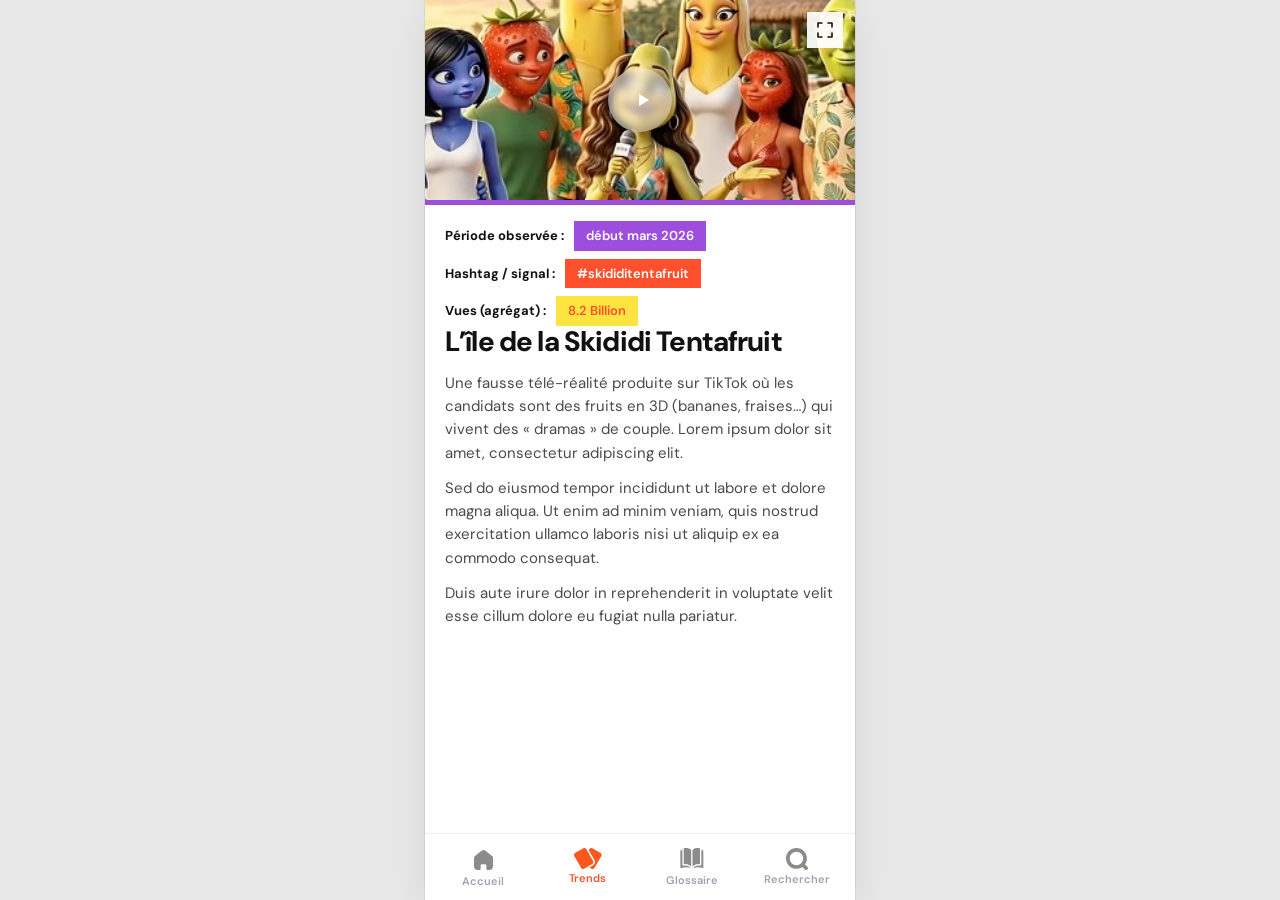
<file: trend-skididi-tentafruit.html>
<!DOCTYPE html>
<html lang="fr">

<head>
    <meta charset="UTF-8"/>
    <meta name="viewport" content="width=device-width, initial-scale=1.0, viewport-fit=cover"/>
    <meta name="theme-color" content="#fe502d"/>
    <meta name="apple-mobile-web-app-capable" content="yes"/>
    <meta name="apple-mobile-web-app-title" content="Trendslator"/>
    <meta name="apple-mobile-web-app-status-bar-style" content="default"/>
    <link rel="manifest" href="assets/img/favicon/site.webmanifest"/>
    <link rel="icon" href="assets/img/favicon/favicon.ico" sizes="any"/>
    <link rel="icon" type="image/png" sizes="32x32" href="assets/img/favicon/favicon-32x32.png"/>
    <link rel="icon" type="image/png" sizes="16x16" href="assets/img/favicon/favicon-16x16.png"/>
    <link rel="apple-touch-icon" href="assets/img/favicon/apple-touch-icon.png"/>
    <meta name="description" content="L’île de la Skididi Tentafruit — Trendslator"/>
    <meta name="author" content="Trendslator"/>

    <link rel="preconnect" href="https://fonts.googleapis.com"/>
    <link rel="preconnect" href="https://fonts.gstatic.com" crossorigin/>
    <link href="https://fonts.googleapis.com/css2?family=DM+Sans:ital,opsz,wght@0,9..40,100..1000;1,9..40,100..1000&family=Gasoek+One&display=swap" rel="stylesheet"/>

    <link rel="stylesheet" href="assets/css/custom.css"/>

    <title>L’île de la Skididi Tentafruit — Trendslator</title>
</head>

<body>
<div class="app">
    <main class="content content--trend-detail">
        <div class="trend-hero">
            <div class="trend-hero__media">
                <img src="assets/img/thumbnail/skibiditentafruit.png" alt="" width="900" height="506" loading="eager"/>
                <!-- Indice de vigilance — désactivé temporairement
                <div class="trend-hero__vigilance" role="status">
                    <svg class="trend-hero__vigilance-icon" width="18" height="18" viewBox="0 0 18 18" fill="none" aria-hidden="true">
                        <path d="M9 2L2 15h14L9 2z" stroke="currentColor" stroke-width="1.4" stroke-linejoin="round"/>
                        <path d="M9 7v4M9 12h.01" stroke="currentColor" stroke-width="1.4" stroke-linecap="round"/>
                    </svg>
                    <span class="trend-hero__vigilance-text">Indice de vigilance : 28%</span>
                    <span class="trend-hero__vigilance-info" title="Information" aria-label="Plus d’informations sur l’indice">
                        <svg width="14" height="14" viewBox="0 0 14 14" fill="none" aria-hidden="true">
                            <circle cx="7" cy="7" r="6" stroke="currentColor" stroke-width="1.2"/>
                            <path d="M7 6v4M7 4h.01" stroke="currentColor" stroke-width="1.2" stroke-linecap="round"/>
                        </svg>
                    </span>
                </div>
                -->
                <button type="button" class="trend-hero__expand" aria-label="Plein écran">
                    <svg width="18" height="18" viewBox="0 0 18 18" fill="none" aria-hidden="true">
                        <path d="M6 2H2v4M12 2h4v4M12 16h4v-4M6 16H2v-4" stroke="currentColor" stroke-width="1.6" stroke-linecap="round" stroke-linejoin="round"/>
                    </svg>
                </button>
                <button type="button" class="trend-hero__play" aria-label="Lire la vidéo">
                    <svg width="28" height="28" viewBox="0 0 28 28" fill="none" aria-hidden="true">
                        <path d="M11 8l10 6-10 6V8z" fill="currentColor"/>
                    </svg>
                </button>
            </div>
            <div class="trend-hero__divider trend-hero__divider--purple" aria-hidden="true"></div>
            <div class="trend-detail__inner">
                <ul class="trend-tags trend-detail__meta-tags" aria-label="Signaux et statistiques">
                    <li class="trend-detail__meta-row"><span class="trend-detail__meta-key">Période observée :</span><span class="trend-tag trend-tag--purple">début mars 2026</span></li>
                    <li class="trend-detail__meta-row"><span class="trend-detail__meta-key">Hashtag / signal :</span><span class="trend-tag trend-tag--orange">#skididitentafruit</span></li>
                    <li class="trend-detail__meta-row"><span class="trend-detail__meta-key">Vues (agrégat) :</span><span class="trend-tag trend-tag--challenge">8.2 Billion</span></li>
                </ul>
                <h1 class="trend-detail__title">L’île de la Skididi Tentafruit</h1>
                <div class="trend-detail__body">
                    <p>
                        Une fausse télé-réalité produite sur TikTok où les candidats sont des fruits en 3D (bananes, fraises&hellip;) qui vivent des &laquo; dramas &raquo; de couple. Lorem ipsum dolor sit amet, consectetur adipiscing elit.
                    </p>
                    <p>
                        Sed do eiusmod tempor incididunt ut labore et dolore magna aliqua. Ut enim ad minim veniam, quis nostrud exercitation ullamco laboris nisi ut aliquip ex ea commodo consequat.
                    </p>
                    <p>
                        Duis aute irure dolor in reprehenderit in voluptate velit esse cillum dolore eu fugiat nulla pariatur.
                    </p>
                </div>
            </div>
        </div>
    </main>

    <div class="app-dock">
        <nav class="bottom-nav" aria-label="Navigation principale">
            <a href="index.html" class="bottom-nav__item">
                <img class="bottom-nav__icon bottom-nav__icon--home" src="assets/img/icon/home_icon.svg" alt="" width="24" height="24" decoding="async"/>
                <span>Accueil</span>
            </a>
            <a href="trends.html" class="bottom-nav__item bottom-nav__item--active" aria-current="page">
                <img class="bottom-nav__icon bottom-nav__icon--trends" src="assets/img/icon/card_icon.svg" alt="" width="28" height="21" decoding="async"/>
                <span>Trends</span>
            </a>
            <a href="glossaire.html" class="bottom-nav__item">
                <img class="bottom-nav__icon bottom-nav__icon--glossaire" src="assets/img/icon/glossaire_icon.svg" alt="" width="24" height="23" decoding="async"/>
                <span>Glossaire</span>
            </a>
            <a href="rechercher.html" class="bottom-nav__item">
                <img class="bottom-nav__icon bottom-nav__icon--search" src="assets/img/icon/search_icon.svg" alt="" width="22" height="22" decoding="async"/>
                <span>Rechercher</span>
            </a>
        </nav>
    </div>
</div>

<script src="assets/js/main.js" defer></script>
</body>

</html>
</file>
<file: assets/css/custom.css>
:root {
    --color-bg: #ffffff;
    --color-text: #111111;
    --color-muted: #4a4a4a;
    --color-coral: #fe502d;
    --color-purple: #9d4edd;
    --color-yellow: #fee440;
    --color-nav-inactive: #9ca3af;
    --color-border: #111111;
    /* DA : blocs en angles droits ; exceptions : pastilles (pill), bouton play rond */
    --radius: 0;
    --radius-pill: 999px;
    --shadow-offset-x: 6px;
    --shadow-offset-y: 6px;
    --font: "DM Sans", -apple-system, BlinkMacSystemFont, "Helvetica Neue", sans-serif;
    --font-display: "Gasoek One", sans-serif;
    --dock-height: 88px;
    --safe-top: env(safe-area-inset-top, 0px);
    --safe-bottom: env(safe-area-inset-bottom, 0px);
}

*,
*::before,
*::after {
    box-sizing: border-box;
    margin: 0;
    padding: 0;
}

html {
    height: 100%;
    -webkit-text-size-adjust: 100%;
    font-optical-sizing: auto;
}

body {
    font-family: var(--font);
    font-optical-sizing: auto;
    background: #e8e8e8;
    color: var(--color-text);
    line-height: 1.45;
    min-height: 100%;
    height: 100%;
}

.app {
    max-width: 430px;
    margin: 0 auto;
    height: 100dvh;
    max-height: 100dvh;
    min-height: 100dvh;
    background: var(--color-bg);
    display: flex;
    flex-direction: column;
    position: relative;
    overflow: hidden;
    padding-top: var(--safe-top);
    padding-bottom: calc(var(--dock-height) + var(--safe-bottom) + 8px);
}

/* En-tête */
.page-head {
    padding: 4px 20px 16px;
    flex-shrink: 0;
    background: var(--color-bg);
}

.page-head__title-row {
    display: flex;
    align-items: flex-end;
    justify-content: space-between;
    gap: 10px;
    margin-bottom: 25px;
}

.page-head__title-row .page-head__title {
    margin-bottom: 0;
    flex: 1;
    min-width: 0;
}

.page-head__title {
    font-family: var(--font-display);
    font-size: clamp(2.25rem, 9vw, 2.75rem);
    font-weight: 400;
    font-style: normal;
    color: var(--color-coral);
    letter-spacing: -0.02em;
    line-height: 1.05;
    margin-bottom: 25px;
}

.page-head__about-link {
    flex-shrink: 0;
    display: inline-flex;
    align-items: center;
    justify-content: center;
    width: 40px;
    height: 40px;
    margin-bottom: 0.12em;
    color: var(--color-muted);
    opacity: 0.42;
    text-decoration: none;
    -webkit-tap-highlight-color: transparent;
}

.page-head__about-link:hover {
    opacity: 0.62;
}

.page-head__about-link:active {
    opacity: 0.85;
}

.page-head__about-link:focus-visible {
    outline: 2px solid var(--color-coral);
    outline-offset: 3px;
}

.page-head__about-icon {
    display: block;
    width: 22px;
    height: 22px;
    object-fit: contain;
    opacity: 0.95;
}

/* Page À propos */
.about-page {
    padding-bottom: 8px;
}

.about-page__lead {
    font-size: 1.0625rem;
    font-weight: 500;
    color: var(--color-text);
    line-height: 1.5;
    margin: 0 0 20px;
    letter-spacing: -0.02em;
}

.about-page__section {
    margin-bottom: 22px;
}

.about-page__section h2 {
    font-size: 0.9375rem;
    font-weight: 700;
    text-transform: uppercase;
    letter-spacing: 0.04em;
    color: var(--color-muted);
    margin: 0 0 10px;
}

.about-page__section p {
    font-size: 0.9375rem;
    font-weight: 400;
    color: var(--color-muted);
    line-height: 1.55;
    margin: 0 0 10px;
}

.about-page__section p:last-child {
    margin-bottom: 0;
}

.page-head__row {
    display: flex;
    align-items: center;
    gap: 12px;
    flex-wrap: wrap;
}

.pill {
    display: inline-flex;
    align-items: center;
    padding: 6px 14px;
    border-radius: var(--radius-pill);
    font-size: 0.8125rem;
    font-weight: 600;
    white-space: nowrap;
}

.pill--purple {
    background: var(--color-purple);
    color: #fff;
}

.page-head__section-title {
    font-size: 1.125rem;
    font-weight: 700;
    color: var(--color-text);
}

.page-head--simple {
    padding-bottom: 8px;
    display: flex;
    flex-direction: row;
    align-items: center;
    justify-content: space-between;
    gap: 10px;
}

.page-head--simple .page-head__title {
    margin-bottom: 0;
    font-size: clamp(2rem, 7.6vw, 2.5rem);
    flex-shrink: 0;
}

.trends-tabs {
    display: inline-flex;
    align-items: center;
    gap: 6px;
    padding: 3px;
    border: 1px solid rgba(0, 0, 0, 0.08);
    border-radius: var(--radius);
    background: #fff;
    margin-left: auto;
}

.trends-tab {
    appearance: none;
    border: 0;
    background: transparent;
    border-radius: var(--radius);
    padding: 7px 10px;
    font-size: 0.78rem;
    font-weight: 700;
    color: var(--color-muted);
    cursor: pointer;
    white-space: nowrap;
}

.trends-tab.is-active {
    color: #fff;
    background: var(--color-purple);
}

/* Contenu scrollable (zone centrale sous statut + titre d’onglet) */
.content {
    flex: 1;
    min-height: 0;
    overflow-y: auto;
    overflow-x: hidden;
    -webkit-overflow-scrolling: touch;
    padding: 0 20px 24px;
}

/* Page Trends : flux pleine largeur + cartes */
.content--trends {
    padding-left: 0;
    padding-right: 0;
    padding-bottom: 32px;
    background: #f0f0f2;
}

.trends-loading {
    margin: 0;
    padding: 0 20px 16px;
    font-size: 0.9375rem;
    color: var(--color-muted);
}

.trends-cards-root {
    display: flex;
    flex-direction: column;
    gap: 22px;
    padding: 8px 16px 0;
}

.trend-card {
    margin-bottom: 0;
}

.trend-card:last-child {
    margin-bottom: 0;
}

.old-trends-root {
    padding: 0 20px 8px;
}

.old-trend-card {
    border: 1px solid rgba(0, 0, 0, 0.08);
    border-radius: var(--radius);
    background: #fff;
    padding: 14px;
    margin-bottom: 12px;
}

.old-trend-card__title {
    margin: 0 0 6px;
    font-size: 1.02rem;
    line-height: 1.25;
    letter-spacing: -0.01em;
}

.old-trend-card__meta {
    margin: 0 0 8px;
    font-size: 0.78rem;
    color: #8a8a8f;
}

.old-trend-card__desc {
    margin: 0;
    font-size: 0.88rem;
    line-height: 1.45;
    color: var(--color-muted);
}

.trend-card__media {
    position: relative;
    width: 100%;
    background: #eee;
}

.trend-card__media img {
    display: block;
    width: 100%;
    height: auto;
    object-fit: cover;
    max-height: min(52vh, 320px);
}

/* Bandeau vigilance sur les cartes du flux (même composant que la fiche détail) */
.trend-card__media .trend-card__vigilance {
    pointer-events: none;
    left: 8px;
    top: 8px;
    padding: 6px 10px;
    font-size: 0.6875rem;
    gap: 6px;
    max-width: calc(100% - 56px);
    box-shadow: 0 1px 6px rgba(0, 0, 0, 0.12);
}

.trend-card__media .trend-card__vigilance .trend-hero__vigilance-icon {
    width: 16px;
    height: 16px;
}

.trend-card__accent {
    height: 5px;
    width: 100%;
}

.trend-card__accent--purple {
    background: var(--color-purple);
}

.trend-card__accent--yellow {
    background: var(--color-yellow);
}

.trend-card__body {
    padding: 18px 22px 0;
}

.trend-card__title {
    font-size: 1.125rem;
    font-weight: 700;
    letter-spacing: -0.02em;
    margin-bottom: 10px;
    color: var(--color-text);
}

.trend-card__desc {
    font-size: 0.9375rem;
    font-weight: 400;
    color: var(--color-muted);
    line-height: 1.5;
}

.trend-card__actions {
    display: flex;
    justify-content: flex-end;
    margin-top: 16px;
    padding-right: calc(var(--shadow-offset-x) + 12px);
    padding-bottom: calc(var(--shadow-offset-y) + 14px);
}

.trend-card__actions .btn-brutal {
    box-shadow: var(--shadow-offset-x) var(--shadow-offset-y) 0 0 var(--color-yellow);
}

.trend-card__actions .btn-brutal:active {
    transform: translate(2px, 2px);
    box-shadow: calc(var(--shadow-offset-x) - 2px) calc(var(--shadow-offset-y) - 2px) 0 0 var(--color-yellow);
}

.trend-card__expand {
    position: absolute;
    top: 10px;
    right: 10px;
    width: 36px;
    height: 36px;
    border: none;
    border-radius: var(--radius);
    background: rgba(255, 255, 255, 0.92);
    color: var(--color-text);
    display: flex;
    align-items: center;
    justify-content: center;
    cursor: pointer;
    box-shadow: 0 1px 3px rgba(0, 0, 0, 0.08);
}

.trend-card__expand:active {
    transform: scale(0.96);
}

.trend-card--link {
    display: block;
    width: 100%;
    margin-top: 0;
    padding: 0;
    border: 1px solid rgba(17, 17, 17, 0.14);
    border-radius: var(--radius);
    background: #fff;
    overflow: hidden;
    box-shadow:
        var(--shadow-offset-x) var(--shadow-offset-y) 0 0 #9d4edd,
        0 1px 0 rgba(255, 255, 255, 0.9) inset;
    font: inherit;
    text-align: inherit;
    text-decoration: none;
    color: inherit;
    cursor: pointer;
    -webkit-tap-highlight-color: transparent;
}

.trend-card--link:focus-visible {
    outline: 2px solid var(--color-coral);
    outline-offset: 2px;
}

.trend-card--link .trend-card__expand {
    pointer-events: none;
}

/* Page détail trend */
.content--trend-detail {
    padding: 0;
    padding-bottom: 32px;
}

.trend-hero__media {
    position: relative;
    width: 100%;
    min-height: 200px;
    max-height: 36vh;
    background: #1a1a1a;
    overflow: hidden;
}

.trend-hero__media img {
    display: block;
    width: 100%;
    height: 100%;
    min-height: 200px;
    max-height: 36vh;
    object-fit: cover;
}

.trend-hero__vigilance {
    position: absolute;
    left: 12px;
    top: 12px;
    display: flex;
    align-items: center;
    gap: 8px;
    padding: 8px 12px;
    background: var(--color-coral);
    color: #fff;
    border-radius: var(--radius);
    font-size: 0.75rem;
    font-weight: 600;
    line-height: 1.2;
    max-width: calc(min(100%, 320px) - 24px);
    box-shadow: 0 2px 8px rgba(0, 0, 0, 0.12);
}

.trend-hero__vigilance-icon {
    flex-shrink: 0;
}

.trend-hero__vigilance-text {
    flex: 1;
}

.trend-hero__vigilance-info {
    display: flex;
    align-items: center;
    justify-content: center;
    flex-shrink: 0;
    opacity: 0.95;
}

.trend-hero__expand {
    position: absolute;
    top: 12px;
    right: 12px;
    width: 36px;
    height: 36px;
    border: none;
    border-radius: var(--radius);
    background: rgba(255, 255, 255, 0.92);
    color: var(--color-text);
    display: flex;
    align-items: center;
    justify-content: center;
    cursor: pointer;
    box-shadow: 0 1px 3px rgba(0, 0, 0, 0.1);
}

.trend-hero__expand:active {
    transform: scale(0.96);
}

.trend-hero__play {
    position: absolute;
    left: 50%;
    top: 50%;
    transform: translate(-50%, -50%);
    width: 64px;
    height: 64px;
    border: none;
    border-radius: 50%;
    background: rgba(255, 255, 255, 0.45);
    color: #fff;
    display: flex;
    align-items: center;
    justify-content: center;
    cursor: pointer;
    padding-left: 4px;
    z-index: 3;
    backdrop-filter: blur(4px);
    -webkit-backdrop-filter: blur(4px);
}

.trend-hero__play:active {
    transform: translate(-50%, -50%) scale(0.95);
}

.trend-hero__media.is-playing-video .trend-hero__play {
    visibility: hidden;
    pointer-events: none;
}

.trend-hero__poster {
    transition: opacity 0.2s ease;
}

.trend-hero__media.is-playing-video .trend-hero__poster {
    opacity: 0;
    visibility: hidden;
}

.trend-hero__player-slot {
    position: absolute;
    inset: 0;
    z-index: 2;
    background: #0a0a0a;
    display: flex;
    align-items: center;
    justify-content: center;
}

.trend-hero__player-slot[hidden] {
    display: none !important;
}

.trend-hero__embed {
    width: 100%;
    height: 100%;
    border: 0;
    display: block;
}

.trend-hero__native-video {
    width: 100%;
    max-height: 100%;
    display: block;
    object-fit: contain;
}

.trend-hero__player-fallback {
    padding: 16px 20px;
    color: #fff;
    font-size: 0.9rem;
    line-height: 1.45;
    text-align: center;
}

.trend-hero__player-fallback a {
    color: #fff;
    font-weight: 700;
    text-decoration: underline;
    text-underline-offset: 3px;
}

.trend-hero__video-close {
    position: absolute;
    top: 12px;
    right: 12px;
    z-index: 5;
    width: 40px;
    height: 40px;
    border: none;
    border-radius: var(--radius);
    background: rgba(255, 255, 255, 0.94);
    color: var(--color-text);
    display: flex;
    align-items: center;
    justify-content: center;
    cursor: pointer;
    box-shadow: 0 1px 4px rgba(0, 0, 0, 0.15);
}

.trend-hero__video-close[hidden] {
    display: none !important;
}

.trend-hero__video-close:active {
    transform: scale(0.96);
}

.trend-hero__divider {
    height: 5px;
    width: 100%;
}

.trend-hero__divider--yellow {
    background: var(--color-yellow);
}

.trend-hero__divider--purple {
    background: var(--color-purple);
}

.trend-detail__inner {
    padding: 16px 20px 0;
}

.trend-detail__meta-tags {
    margin-bottom: 28px;
    flex-direction: column;
    align-items: stretch;
    gap: 10px;
}

.trend-detail__meta-row {
    display: flex;
    flex-wrap: wrap;
    align-items: center;
    gap: 8px 10px;
    list-style: none;
}

.trend-detail__meta-key {
    flex: 0 0 auto;
    font-size: 0.8125rem;
    font-weight: 700;
    color: var(--color-text);
    line-height: 1.35;
}

.trend-tags {
    display: flex;
    flex-wrap: wrap;
    gap: 8px;
    list-style: none;
    margin: 0;
    padding: 0;
}

.trend-tag {
    display: inline-flex;
    align-items: center;
    padding: 6px 12px;
    border-radius: var(--radius);
    font-size: 0.8125rem;
    font-weight: 600;
    line-height: 1.35;
    max-width: 100%;
    text-align: left;
}

.trend-tag--purple {
    background: var(--color-purple);
    color: #fff;
}

.trend-tag--orange {
    background: var(--color-coral);
    color: #fff;
}

.trend-tag--challenge {
    background: var(--color-yellow);
    color: var(--color-coral);
}

.trend-detail__title {
    font-size: clamp(1.5rem, 6vw, 1.75rem);
    font-weight: 800;
    letter-spacing: -0.03em;
    line-height: 1.15;
    margin-bottom: 14px;
    color: var(--color-text);
}

.trend-detail__body {
    font-size: 0.9375rem;
    font-weight: 400;
    color: var(--color-muted);
    line-height: 1.55;
}

.trend-detail__body p + p {
    margin-top: 12px;
}

/* Feuille tendance (superposition depuis l’onglet Trends) */
.trend-sheet {
    position: fixed;
    inset: 0;
    z-index: 100;
    max-width: 430px;
    left: 50%;
    transform: translateX(-50%);
    width: 100%;
    pointer-events: none;
}

.trend-sheet.is-open {
    pointer-events: auto;
}

.trend-sheet__backdrop {
    position: absolute;
    inset: 0;
    background: rgba(0, 0, 0, 0.38);
    opacity: 0;
    transition: opacity 0.32s ease;
    pointer-events: none;
}

.trend-sheet.is-open .trend-sheet__backdrop {
    opacity: 1;
    pointer-events: auto;
}

.trend-sheet__panel {
    position: absolute;
    left: 0;
    right: 0;
    bottom: 0;
    max-height: min(94vh, 100% - env(safe-area-inset-top, 0px));
    background: #fff;
    border-radius: var(--radius);
    transform: translateY(105%);
    transition: transform 0.38s cubic-bezier(0.32, 0.72, 0, 1);
    display: flex;
    flex-direction: column;
    box-shadow: 0 -8px 32px rgba(0, 0, 0, 0.12);
    will-change: transform;
}

.trend-sheet.is-open .trend-sheet__panel {
    transform: translateY(0);
}

.trend-sheet__panel.is-dragging {
    transition: none;
}

.trend-sheet__handle-wrap {
    flex-shrink: 0;
    padding: 12px 16px 10px;
    touch-action: none;
    cursor: grab;
}

.trend-sheet__handle-wrap:active {
    cursor: grabbing;
}

.trend-sheet__handle {
    width: 40px;
    height: 5px;
    margin: 0 auto;
    background: #d1d1d6;
    border-radius: var(--radius);
}

.trend-sheet__scroller {
    flex: 1;
    min-height: 0;
    overflow-y: auto;
    -webkit-overflow-scrolling: touch;
    overscroll-behavior-y: contain;
}

.trend-sheet__detail {
    padding-bottom: calc(24px + env(safe-area-inset-bottom, 0px));
}

/* Ombres néo-brutalistes (bloc plein décalé, sans flou) */
.neo-shadow {
    position: relative;
    z-index: 0;
}

.neo-shadow::after {
    content: "";
    position: absolute;
    z-index: -1;
    left: var(--shadow-offset-x);
    top: var(--shadow-offset-y);
    width: 100%;
    height: 100%;
    pointer-events: none;
}

.neo-shadow--purple::after {
    background: var(--color-purple);
}

.neo-shadow--coral::after {
    background: var(--color-coral);
}

.neo-shadow--yellow::after {
    background: var(--color-yellow);
}

.featured__link {
    display: block;
    text-decoration: none;
    color: inherit;
}

.featured__link:focus-visible {
    outline: 2px solid var(--color-purple);
    outline-offset: 4px;
}

.featured__media {
    margin-bottom: 14px;
}

.featured__media img {
    display: block;
    width: 100%;
    height: auto;
    border: 2px solid var(--color-purple);
    background: #f3f3f3;
    position: relative;
    z-index: 0;
}

.featured__title {
    font-size: 1.25rem;
    font-weight: 700;
    margin-bottom: 10px;
    letter-spacing: -0.02em;
}

.featured__desc {
    font-size: 0.9375rem;
    font-weight: 400;
    color: var(--color-muted);
    max-width: 36em;
}

/* Mot du jour */
.word-of-day {
    margin-top: 32px;
    padding-top: 24px;
    border-top: 1px solid rgba(0, 0, 0, 0.1);
}

.word-of-day__heading {
    font-size: 1.0625rem;
    font-weight: 700;
    margin-bottom: 14px;
    letter-spacing: -0.02em;
}

.word-of-day__highlight {
    display: inline;
    background: var(--color-yellow);
    padding: 2px 4px;
    box-decoration-break: clone;
    -webkit-box-decoration-break: clone;
}

.word-of-day__card {
    background: #fff;
    border: 1px solid var(--color-border);
    padding: 16px 18px;
    box-shadow: var(--shadow-offset-x) var(--shadow-offset-y) 0 0 var(--color-coral);
}

.word-of-day__definition {
    font-size: 0.9375rem;
    color: var(--color-muted);
    font-weight: 400;
}

.word-of-day__actions {
    display: flex;
    justify-content: flex-end;
    margin-top: 14px;
    padding-right: var(--shadow-offset-x);
    padding-bottom: var(--shadow-offset-y);
}

.word-of-day__actions .btn-brutal {
    box-shadow: var(--shadow-offset-x) var(--shadow-offset-y) 0 0 var(--color-yellow);
}

.word-of-day__actions .btn-brutal:active {
    transform: translate(2px, 2px);
    box-shadow: calc(var(--shadow-offset-x) - 2px) calc(var(--shadow-offset-y) - 2px) 0 0 var(--color-yellow);
}

.btn-brutal {
    font-family: var(--font);
    font-size: 0.875rem;
    font-weight: 600;
    color: var(--color-text);
    background: #fff;
    border: 1px solid var(--color-border);
    padding: 10px 22px;
    cursor: pointer;
    border-radius: var(--radius);
}

.btn-brutal:active {
    transform: translate(2px, 2px);
}

/* Dock : barre d’onglets + indicateur d’accueil */

.app-dock {
    position: fixed;
    left: 50%;
    transform: translateX(-50%);
    bottom: 0;
    width: 100%;
    max-width: 430px;
    background: var(--color-bg);
    border-top: 1px solid #eee;
    z-index: 50;
    padding-bottom: var(--safe-bottom);
}

.bottom-nav {
    display: flex;
    justify-content: space-around;
    align-items: flex-start;
    gap: 4px;
    padding: 10px 8px 6px;
    background: var(--color-bg);
}

.bottom-nav__item {
    flex: 1;
    display: flex;
    flex-direction: column;
    align-items: center;
    gap: 2px;
    text-decoration: none;
    font-size: 0.6875rem;
    font-weight: 600;
    color: var(--color-nav-inactive);
    padding: 4px 2px;
    min-width: 0;
}

.bottom-nav__item--active {
    color: var(--color-coral);
}

/* Icônes en <img> : compatibles file:// (les mask-image externes sont bloquées par CORS) */
.bottom-nav__icon {
    display: block;
    flex-shrink: 0;
    object-fit: contain;
    opacity: 0.45;
}

.bottom-nav__icon--home {
    width: 24px;
    height: 24px;
}

.bottom-nav__icon--trends {
    width: 28px;
    height: 21px;
}

.bottom-nav__icon--glossaire {
    width: 24px;
    height: 23px;
}

.bottom-nav__icon--search {
    width: 22px;
    height: 22px;
}

/* Icônes noires → orange accent (#fe502d) */
.bottom-nav__item--active .bottom-nav__icon {
    opacity: 1;
    filter: brightness(0) saturate(100%) invert(45%) sepia(93%) saturate(3200%) hue-rotate(349deg) brightness(101%) contrast(98%);
}

/* ——— Glossaire ——— */

.app--glossary {
    background: #f2f2f7;
}

.app--glossary .app-dock {
    background: #fff;
}

.content--glossary {
    display: flex;
    flex-direction: column;
    flex: 1;
    min-height: 0;
    overflow: hidden;
    padding: 0 0 8px 10px;
}

.glossary-toolbar {
    flex-shrink: 0;
    display: flex;
    align-items: center;
    gap: 8px;
    padding: 6px 10px 12px 4px;
    background: #f2f2f7;
    z-index: 2;
}

.glossary-search {
    flex: 1;
    display: flex;
    align-items: center;
    gap: 8px;
    padding: 10px 14px;
    background: #e5e5ea;
    border-radius: var(--radius);
    min-width: 0;
}

.glossary-search__icon-wrap {
    display: flex;
    color: #8e8e93;
    flex-shrink: 0;
}

.glossary-search__input {
    flex: 1;
    border: none;
    background: transparent;
    font-family: var(--font);
    font-size: 0.9375rem;
    color: var(--color-text);
    min-width: 0;
    outline: none;
}

.glossary-search__input::placeholder {
    color: #8e8e93;
}

.glossary-cancel {
    flex-shrink: 0;
    border: none;
    background: none;
    font-family: var(--font);
    font-size: 0.9375rem;
    font-weight: 500;
    color: #8e8e93;
    padding: 8px 4px;
    cursor: pointer;
    -webkit-tap-highlight-color: transparent;
}

.glossary-cancel:active {
    opacity: 0.7;
}

.glossary-main {
    flex: 1;
    min-height: 0;
    display: flex;
    flex-direction: row;
    align-items: stretch;
}

.glossary-scroll {
    position: relative;
    flex: 1;
    min-width: 0;
    overflow-y: auto;
    -webkit-overflow-scrolling: touch;
    padding-right: 4px;
    scroll-behavior: smooth;
}

.glossary-section {
    scroll-margin-top: 12px;
}

.glossary-row {
    display: grid;
    grid-template-columns: auto minmax(0, 1fr) auto;
    align-items: center;
    gap: 10px;
    padding: 14px 8px 14px 2px;
    border-bottom: 1px solid rgba(0, 0, 0, 0.06);
    background: transparent;
}

button.glossary-row {
    width: 100%;
    border: 0;
    text-align: left;
    cursor: pointer;
}

.glossary-row:last-child {
    border-bottom: none;
}

.glossary-badge {
    display: inline-flex;
    align-items: center;
    justify-content: center;
    padding: 8px 12px;
    min-height: 40px;
    font-size: 0.8125rem;
    font-weight: 800;
    color: #fff;
    letter-spacing: -0.02em;
    transform: rotate(-3deg) skewX(-4deg);
    box-shadow: 0 1px 0 rgba(0, 0, 0, 0.08);
}

.glossary-badge--orange {
    background: var(--color-coral);
}

.glossary-badge--yellow {
    background: #f9a825;
    color: #fff;
    text-shadow: 0 1px 1px rgba(0, 0, 0, 0.15);
}

.glossary-badge--purple {
    background: var(--color-purple);
}

.glossary-snippet {
    font-size: 0.8125rem;
    font-weight: 400;
    color: var(--color-muted);
    line-height: 1.35;
    margin: 0;
}

.glossary-chevron {
    display: flex;
    color: var(--color-text);
    opacity: 0.75;
    flex-shrink: 0;
    transition: transform 0.2s ease;
}

.glossary-row.is-open .glossary-chevron {
    transform: rotate(180deg);
}

.glossary-panel {
    padding: 0 8px 12px 2px;
    margin-top: -6px;
}

.glossary-panel[hidden] {
    display: none;
}

.glossary-definition {
    margin: 0 0 0 116px;
    font-size: 0.875rem;
    line-height: 1.45;
    color: #4f4f55;
}

.glossary-index {
    flex-shrink: 0;
    align-self: stretch;
    width: 24px;
    display: flex;
    flex-direction: column;
    align-items: center;
    justify-content: space-between;
    gap: 0;
    padding: 6px 2px 10px 4px;
    font-size: 8px;
    font-weight: 700;
    line-height: 1.1;
    text-align: center;
    user-select: none;
    touch-action: none;
    -webkit-user-select: none;
}

.glossary-index--scrubbing {
    cursor: grab;
}

.glossary-index--scrubbing:active {
    cursor: grabbing;
}

.glossary-index__letter {
    display: block;
    padding: 0;
    flex-shrink: 0;
}

.glossary-index__letter--inactive {
    color: #c7c7cc;
    font-weight: 600;
}

.glossary-index__letter--active {
    color: var(--color-text);
    font-size: 11px;
    font-weight: 800;
}

.glossary-index__link {
    display: block;
    padding: 0;
    flex-shrink: 0;
    text-decoration: none;
    color: #aeaeb2;
    font-weight: 600;
    font-size: 9px;
    -webkit-tap-highlight-color: transparent;
}

.glossary-index__link--active {
    color: var(--color-text);
    font-size: 11px;
    font-weight: 800;
}

/* ——— Rechercher ——— */

.app--search {
    background: #ffffff;
}

.content--search {
    display: flex;
    flex-direction: column;
    padding: 0 20px;
    flex: 1;
    min-height: 0;
    overflow: hidden;
}

.search-toolbar {
    display: flex;
    align-items: center;
    gap: 8px;
    padding: 6px 0 16px;
    flex-shrink: 0;
    background: var(--color-bg);
}

.search-toolbar__field {
    background: #e5e5e5;
}

.search-body {
    flex: 1;
    min-height: 0;
    overflow-y: auto;
    overflow-x: hidden;
    -webkit-overflow-scrolling: touch;
    padding-bottom: 24px;
}

.search-block__head {
    display: flex;
    align-items: baseline;
    justify-content: space-between;
    gap: 12px;
    margin-bottom: 6px;
}

.search-block__title {
    font-size: 1.0625rem;
    font-weight: 700;
    color: var(--color-text);
    letter-spacing: -0.02em;
    margin: 0;
}

.search-block__title--solo {
    margin-bottom: 8px;
}

.search-block__action {
    flex-shrink: 0;
    border: none;
    background: none;
    font-family: var(--font);
    font-size: 0.875rem;
    font-weight: 500;
    color: #8e8e93;
    padding: 4px 0;
    cursor: pointer;
    -webkit-tap-highlight-color: transparent;
}

.search-block__action:active {
    opacity: 0.65;
}

.search-list {
    list-style: none;
    margin: 0;
    padding: 0;
}

.search-hit {
    display: flex;
    align-items: center;
    gap: 10px;
    padding: 11px 0;
    text-decoration: none;
    color: inherit;
}

.search-hit__dot {
    width: 8px;
    height: 8px;
    border-radius: var(--radius);
    flex-shrink: 0;
}

.search-hit__dot--orange {
    background: var(--color-coral);
}

.search-hit__dot--purple {
    background: var(--color-purple);
}

.search-hit__dot--grey {
    background: #c7c7cc;
}

.search-hit__label {
    font-size: 0.9375rem;
    font-weight: 500;
    line-height: 1.35;
}

.search-hit__label--orange {
    color: var(--color-coral);
}

.search-hit__label--purple {
    color: var(--color-purple);
}

.search-hit__label--muted {
    color: #8e8e93;
    font-weight: 400;
}

.search-divider {
    border: none;
    border-top: 1px solid #e5e5ea;
    margin: 4px 0 18px;
}

.search-global-help {
    margin: 0 0 10px;
    font-size: 0.8125rem;
    color: #8e8e93;
}

.search-global-group {
    margin-bottom: 16px;
}

.search-global-group__title {
    margin: 0 0 8px;
    font-size: 0.82rem;
    font-weight: 700;
    color: #6a6a70;
    text-transform: uppercase;
    letter-spacing: 0.02em;
}

.search-global-list {
    list-style: none;
    margin: 0;
    padding: 0;
}

.search-global-item {
    display: block;
    text-decoration: none;
    color: inherit;
    border: 1px solid rgba(0, 0, 0, 0.08);
    border-radius: var(--radius);
    padding: 10px 12px;
    margin-bottom: 8px;
    background: #fff;
}

.search-global-item__title {
    margin: 0;
    font-size: 0.92rem;
    font-weight: 700;
    line-height: 1.3;
}

.search-global-item__meta {
    margin: 3px 0 0;
    font-size: 0.78rem;
    color: #8e8e93;
}

.search-global-item__snippet {
    margin: 6px 0 0;
    font-size: 0.84rem;
    line-height: 1.4;
    color: #5c5c62;
}

@media (min-width: 431px) {
    .app {
        box-shadow: 0 0 0 1px rgba(0, 0, 0, 0.06), 0 12px 40px rgba(0, 0, 0, 0.08);
    }

    .trend-sheet {
        box-shadow: 0 0 0 1px rgba(0, 0, 0, 0.06);
    }
}


.tt-quiz-module {
    margin-top: 28px;
    padding: 28px 20px 40px;
    border-top: 1px solid rgba(0, 0, 0, 0.1);
    font-family: 'DM Sans', -apple-system, BlinkMacSystemFont, sans-serif;
}

.tt-quiz-title {
    font-size: 20px;
    font-weight: 800;
    color: #000;
    margin-bottom: 14px;
    letter-spacing: -0.5px;
}

.tt-quiz-stack {
    position: relative;
}

.tt-quiz-card {
    position: relative;
    z-index: 2;
    background: #9d4edd;
    border: 2px solid #1C1C1E;
    padding: 20px;
}

.tt-quiz-accent {
    position: absolute;
    top: 6px;
    left: 6px;
    right: -6px;
    bottom: -6px;
    background: #fe502d;
    z-index: 1;
}

.tt-quiz-header {
    display: flex;
    justify-content: space-between;
    align-items: center;
    gap: 12px;
    margin-bottom: 12px;
}

.tt-quiz-heading {
    font-size: 18px;
    font-weight: 800;
    color: #fff;
}

.tt-quiz-badge {
    background: #fff;
    color: #000;
    font-size: 11px;
    font-weight: 800;
    padding: 4px 10px;
    border-radius: var(--radius);
    white-space: nowrap;
}

.tt-quiz-question {
    font-size: 15px;
    font-weight: 500;
    line-height: 1.4;
    color: #fff;
    margin-bottom: 16px;
}

.tt-quiz-options {
    display: flex;
    flex-direction: column;
    gap: 8px;
}

.tt-quiz-btn {
    width: 100%;
    border: 2px solid #1C1C1E;
    background: #fff;
    color: #000;
    text-align: left;
    padding: 11px 12px;
    font-size: 14px;
    font-weight: 700;
    cursor: pointer;
    transition: background 0.15s ease, transform 0.15s ease, border-color 0.15s ease;
    font-family: inherit;
}

.tt-quiz-btn:hover {
    background: #FFE600;
}

.tt-quiz-btn:active {
    transform: scale(0.99);
}

.tt-quiz-btn.is-correct {
    background: #FFE600;
    border-color: #1C1C1E;
}

.tt-quiz-btn.is-wrong {
    background: #FFD7CC;
    border-color: #1C1C1E;
}

.tt-quiz-btn.is-disabled {
    opacity: 0.72;
    cursor: default;
}

.tt-quiz-feedback {
    min-height: 22px;
    margin-top: 14px;
    font-size: 13px;
    font-weight: 700;
    color: #fff;
}

.tt-quiz-next {
    margin-top: 10px;
    border: 2px solid #1C1C1E;
    background: #fff;
    color: #000;
    font-size: 13px;
    font-weight: 800;
    padding: 10px 14px;
    cursor: pointer;
    font-family: inherit;
}

.tt-quiz-next:hover {
    background: #FFE600;
}
</file>
